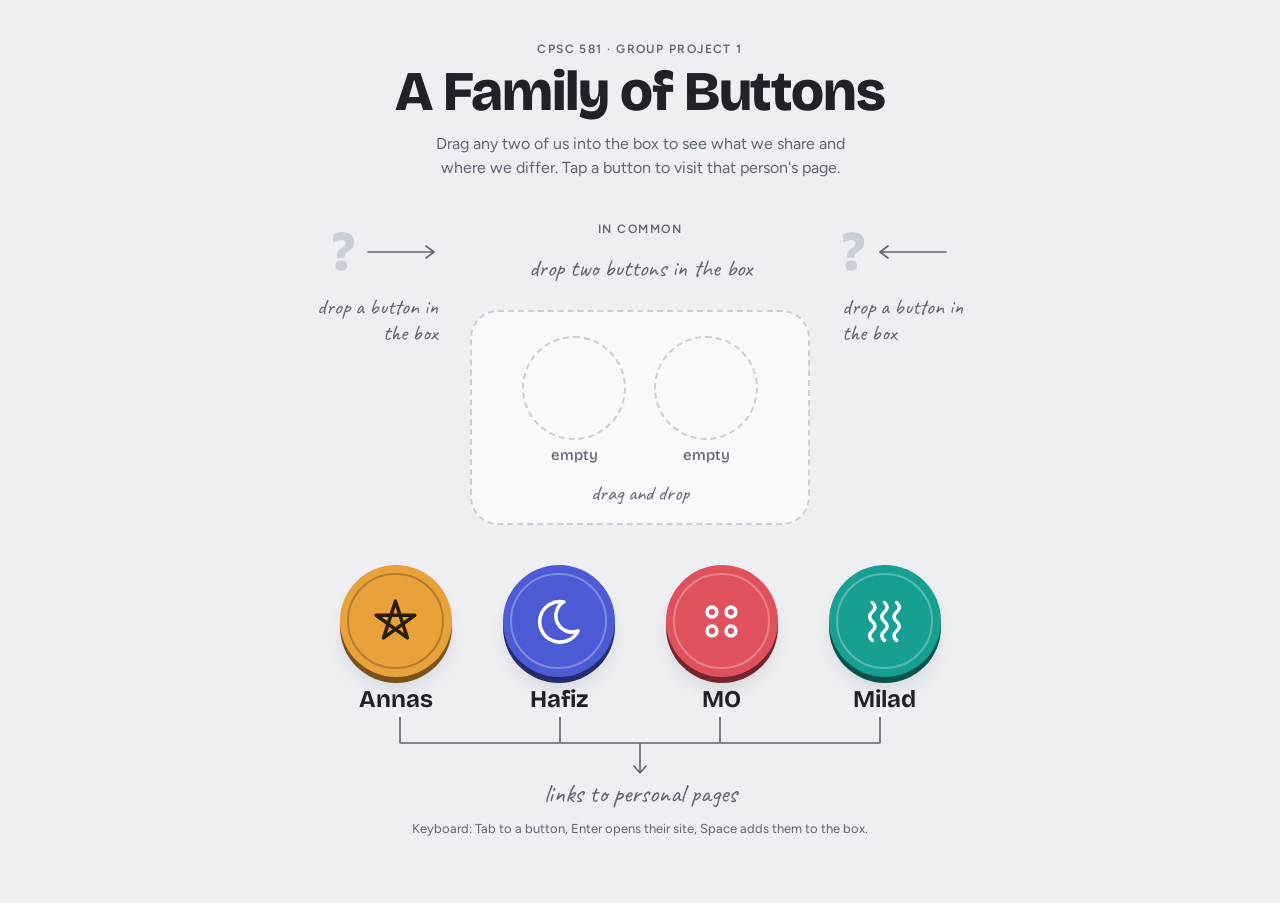
<file: index.html>
<!doctype html>
<html lang="en">
<head>
  <meta charset="utf-8">
  <meta name="viewport" content="width=device-width, initial-scale=1">
  <title>A Family of Buttons</title>
  <link rel="preconnect" href="https://fonts.googleapis.com">
  <link rel="preconnect" href="https://fonts.gstatic.com" crossorigin>
  <link rel="stylesheet" href="https://fonts.googleapis.com/css2?family=Bricolage+Grotesque:opsz,wght@12..96,500;12..96,700;12..96,800&family=Caveat:wght@500;700&family=Figtree:wght@400;500;600&display=swap">
  <link rel="stylesheet" href="style.css">
</head>
<body>
<div class="wrap">
  <header>
    <p class="eyebrow">CPSC 581 · Group Project 1</p>
    <h1>A Family of Buttons</h1>
    <p class="lede">Drag any two of us into the box to see what we share and where we differ. Tap a button to visit that person's page.</p>
  </header>

  <section class="compare" id="compare" aria-label="Compare two people">
    <div class="side a" id="sideA"></div>

    <div class="shared" id="shared"></div>

    <div class="tray" id="tray" aria-label="Comparison box">
      <div class="slots">
        <div class="slot" data-slot="0"></div>
        <div class="slot" data-slot="1"></div>
      </div>
      <div class="tray-actions">
        <p class="tray-note" id="trayNote">drag and drop</p>
        <button class="clear" id="clearBtn" type="button">Clear</button>
      </div>
    </div>

    <div class="side b" id="sideB"></div>
  </section>

  <section class="family" aria-label="Team members">
    <ul class="row" id="row"></ul>
    <svg class="bracket" viewBox="0 0 400 36" preserveAspectRatio="none" aria-hidden="true">
      <path d="M50 0 V26 H350 V0 M150 0 V26 M250 0 V26 M200 26 V36" fill="none" stroke="currentColor" stroke-width="1.6" vector-effect="non-scaling-stroke" stroke-linecap="round" stroke-linejoin="round"/>
    </svg>
    <svg class="bracket-arrow" viewBox="0 0 16 22" aria-hidden="true">
      <path d="M8 0 V20 M2 13 L8 20 L14 13" fill="none" stroke="currentColor" stroke-width="1.6" stroke-linecap="round" stroke-linejoin="round"/>
    </svg>
    <p class="sites">links to personal pages</p>
    <p class="kbd-hint">Keyboard: Tab to a button, Enter opens their site, Space adds them to the box.</p>
    <p class="placeholder-note" id="placeholderNote" hidden></p>
  </section>
</div>

<div class="toast" id="toast" role="status" hidden></div>
<div class="sr" id="live" aria-live="polite"></div>

<script src="script.js"></script>
</body>
</html>
</file>
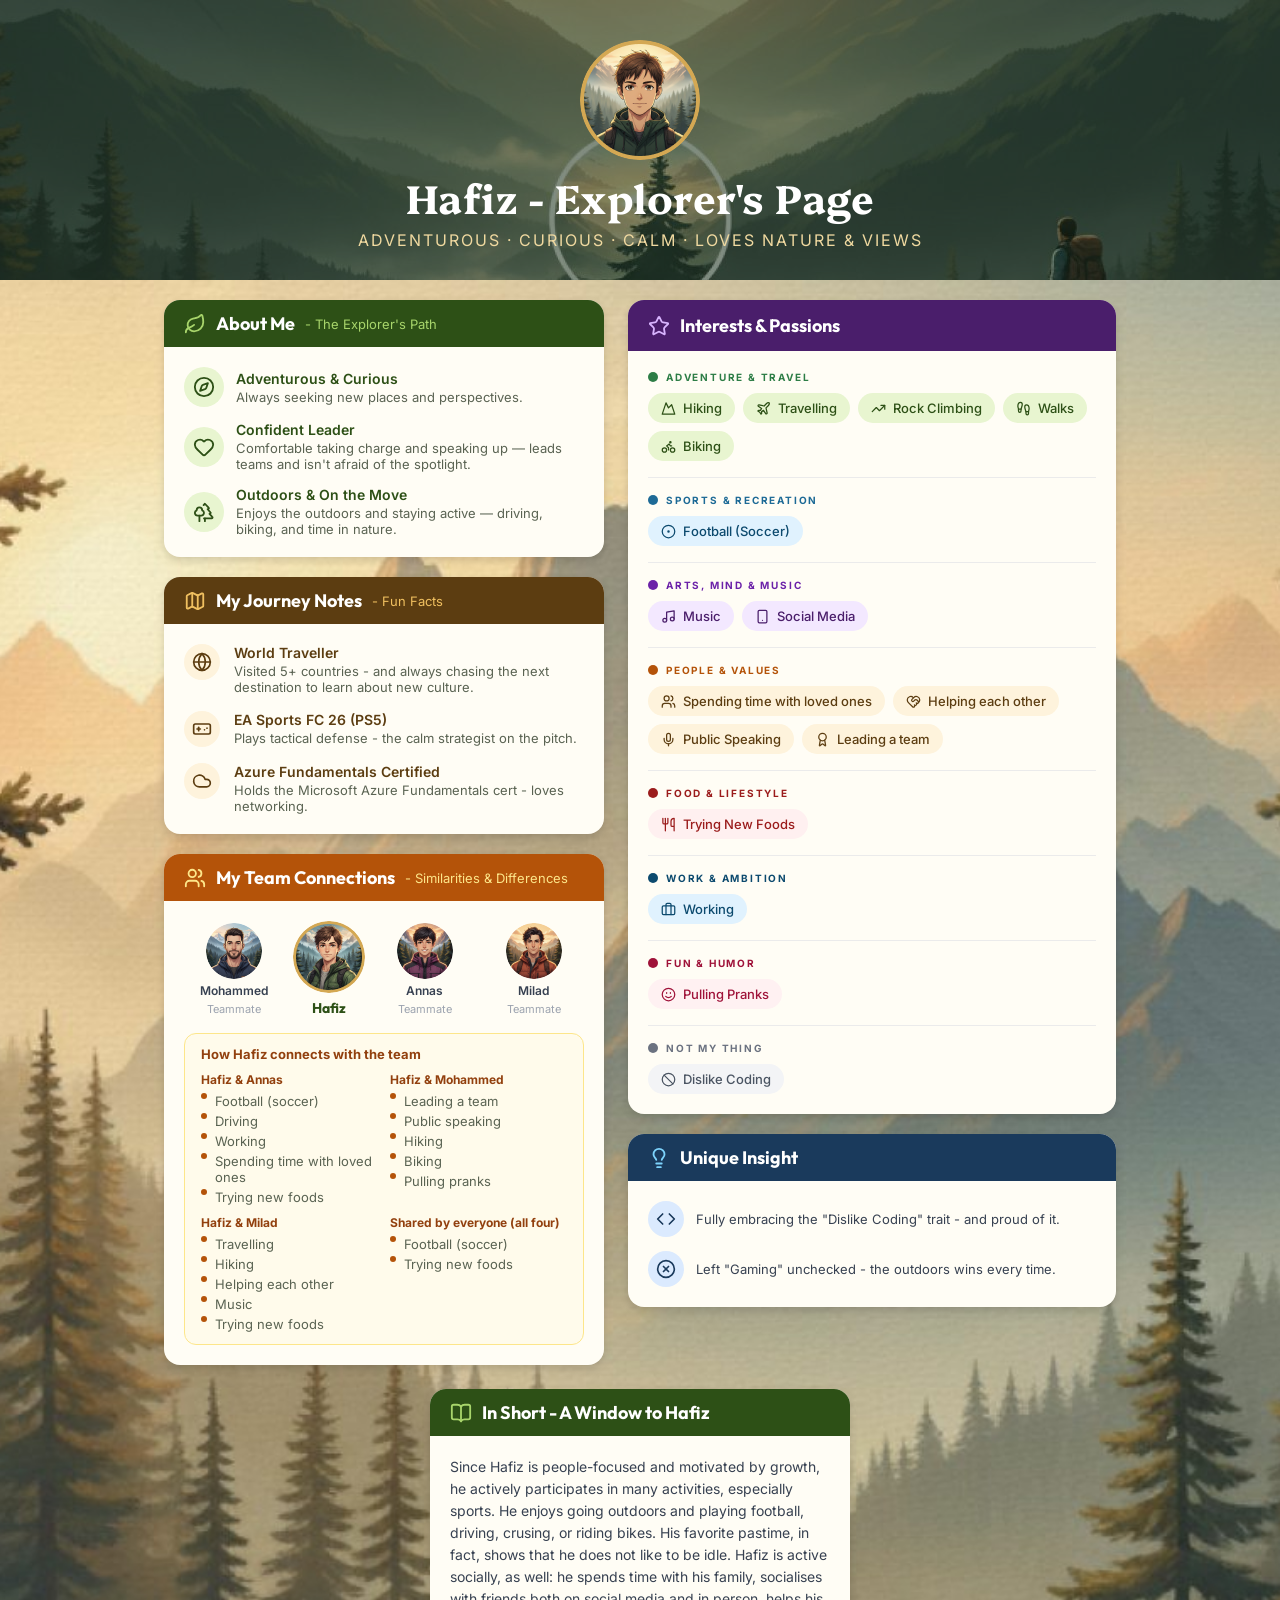
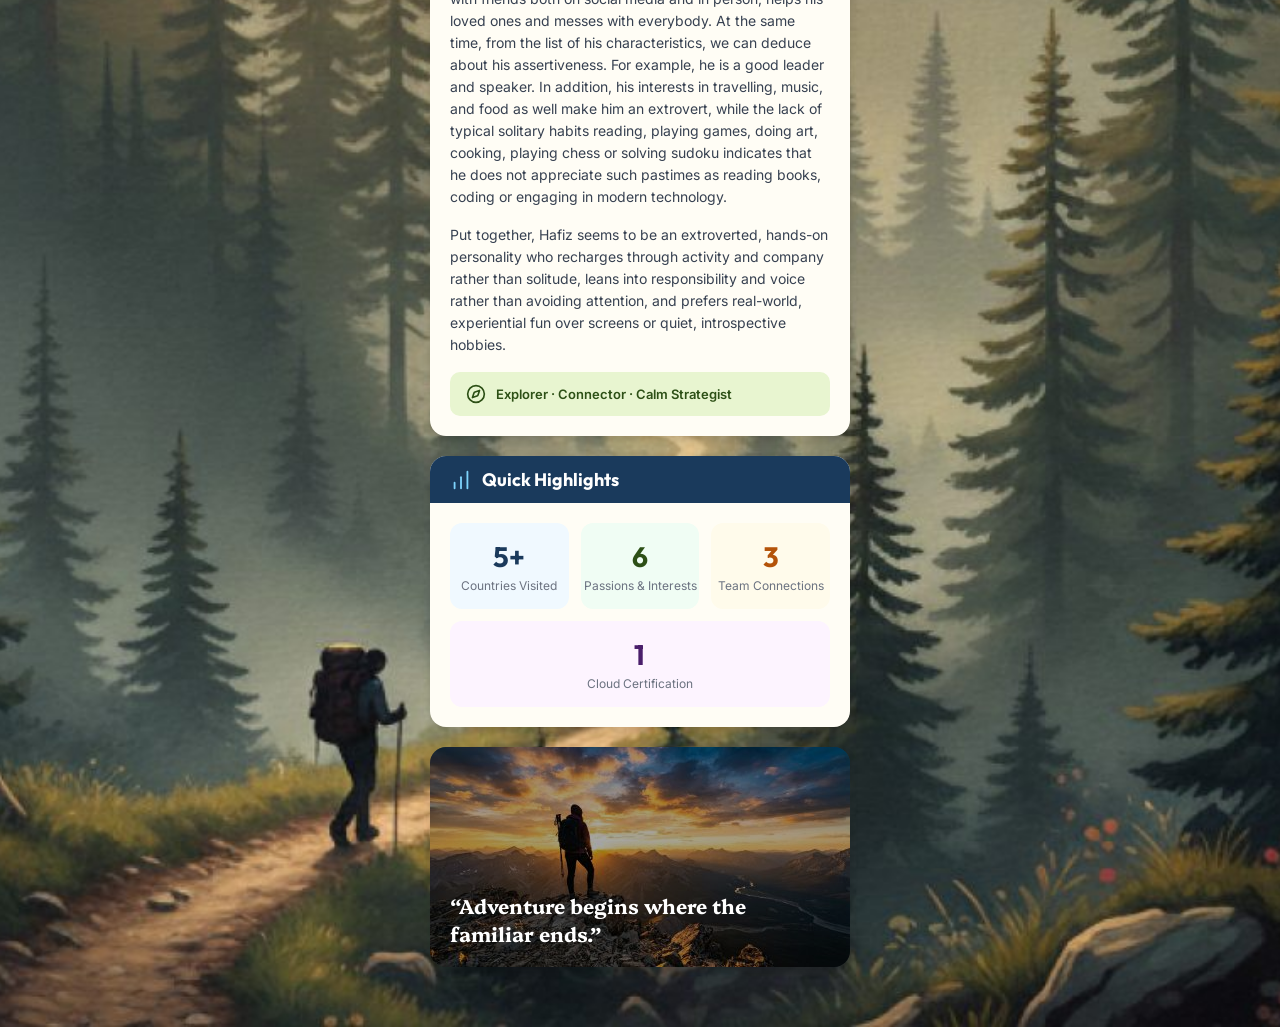
<file: hafiz/index.html>
<!DOCTYPE html>
<html lang="en">
<head>
<meta charset="utf-8">
<meta name="viewport" content="width=device-width, initial-scale=1">
<title>Hafiz – Explorer's Page</title>
<link rel="preconnect" href="https://fonts.googleapis.com">
<link rel="preconnect" href="https://fonts.gstatic.com" crossorigin>
<link rel="stylesheet" href="https://fonts.googleapis.com/css2?family=Inter:wght@400;500;600;700&family=Outfit:wght@700&family=Platypi:wght@700&display=swap">
<link rel="stylesheet" href="css/style.css">
</head>
<body>
<div class="page">

  <header class="hero">
    <img class="hero-avatar" src="images/profile.png" alt="Hafiz">
    <h1>Hafiz - Explorer's Page</h1>
    <p>Adventurous · Curious · Calm · Loves Nature &amp; Views</p>
  </header>

  <main class="content">
    <div class="columns">

      <!-- Left column -->
      <div class="col col-left">
        <section class="card about">
          <div class="card-head"><svg class="icon icon-leaf" viewBox="0 0 24 24" fill="none" stroke="currentColor" stroke-width="2" stroke-linecap="round" stroke-linejoin="round" aria-hidden="true"><path d="M11 20a10 10 0 0010-10 25.9 25.9 0 00-1.04-7.281 1 1 0 00-1.755-.325C15.833 5.5 13 5.5 9.8 6.1A7 7 0 0011 20" /> <path d="M2 21a5 5 0 012.911-4.544C7.613 15.212 8.351 15.24 11 13" /></svg><h2>About Me</h2><span>- The Explorer's Path</span></div>
          <div class="card-body">
            <div class="row"><div class="bubble"><svg class="icon icon-compass" viewBox="0 0 24 24" fill="none" stroke="currentColor" stroke-width="2" stroke-linecap="round" stroke-linejoin="round" aria-hidden="true"><circle cx="12" cy="12" r="10" /> <path d="m16.24 7.76-1.804 5.411a2 2 0 0 1-1.265 1.265L7.76 16.24l1.804-5.411a2 2 0 0 1 1.265-1.265z" /></svg></div><div><h3>Adventurous &amp; Curious</h3><p>Always seeking new places and perspectives.</p></div></div>
            <div class="row"><div class="bubble"><svg class="icon icon-heart" viewBox="0 0 24 24" fill="none" stroke="currentColor" stroke-width="2" stroke-linecap="round" stroke-linejoin="round" aria-hidden="true"><path d="M2 9.5a5.5 5.5 0 0 1 9.591-3.676.56.56 0 0 0 .818 0A5.49 5.49 0 0 1 22 9.5c0 2.29-1.5 4-3 5.5l-5.492 5.313a2 2 0 0 1-3 .019L5 15c-1.5-1.5-3-3.2-3-5.5" /></svg></div><div><h3>Confident Leader</h3><p>Comfortable taking charge and speaking up — leads teams and isn't afraid of the spotlight.</p></div></div>
            <div class="row"><div class="bubble"><svg class="icon icon-trees" viewBox="0 0 24 24" fill="none" stroke="currentColor" stroke-width="2" stroke-linecap="round" stroke-linejoin="round" aria-hidden="true"><path d="M10 10v.2A3 3 0 0 1 8.9 16H5a3 3 0 0 1-1-5.8V10a3 3 0 0 1 6 0Z" /> <path d="M7 16v6" /> <path d="M13 19v3" /> <path d="M12 19h8.3a1 1 0 0 0 .7-1.7L18 14h.3a1 1 0 0 0 .7-1.7L16 9h.2a1 1 0 0 0 .8-1.7L13 3l-1.4 1.5" /></svg></div><div><h3>Outdoors &amp; On the Move</h3><p>Enjoys the outdoors and staying active — driving, biking, and time in nature.</p></div></div>
          </div>
        </section>

        <section class="card journey">
          <div class="card-head"><svg class="icon icon-map" viewBox="0 0 24 24" fill="none" stroke="currentColor" stroke-width="2" stroke-linecap="round" stroke-linejoin="round" aria-hidden="true"><path d="M14.106 5.553a2 2 0 0 0 1.788 0l3.659-1.83A1 1 0 0 1 21 4.619v12.764a1 1 0 0 1-.553.894l-4.553 2.277a2 2 0 0 1-1.788 0l-4.212-2.106a2 2 0 0 0-1.788 0l-3.659 1.83A1 1 0 0 1 3 19.381V6.618a1 1 0 0 1 .553-.894l4.553-2.277a2 2 0 0 1 1.788 0z" /> <path d="M15 5.764v15" /> <path d="M9 3.236v15" /></svg><h2>My Journey Notes</h2><span>- Fun Facts</span></div>
          <div class="card-body">
            <div class="row"><div class="bubble"><svg class="icon icon-globe" style="--s:20px" viewBox="0 0 24 24" fill="none" stroke="currentColor" stroke-width="2" stroke-linecap="round" stroke-linejoin="round" aria-hidden="true"><circle cx="12" cy="12" r="10" /> <path d="M12 2a14.5 14.5 0 0 0 0 20 14.5 14.5 0 0 0 0-20" /> <path d="M2 12h20" /></svg></div><div><h3>World Traveller</h3><p>Visited 5+ countries - and always chasing the next destination to learn about new culture.</p></div></div>
            <div class="row"><div class="bubble"><svg class="icon icon-gamepad" style="--s:20px" viewBox="0 0 24 24" fill="none" stroke="currentColor" stroke-width="2" stroke-linecap="round" stroke-linejoin="round" aria-hidden="true"><line x1="6" x2="10" y1="12" y2="12" /> <line x1="8" x2="8" y1="10" y2="14" /> <line x1="15" x2="15.01" y1="13" y2="13" /> <line x1="18" x2="18.01" y1="11" y2="11" /> <rect width="20" height="12" x="2" y="6" rx="2" /></svg></div><div><h3>EA Sports FC 26 (PS5)</h3><p>Plays tactical defense - the calm strategist on the pitch.</p></div></div>
            <div class="row"><div class="bubble"><svg class="icon icon-cloud" style="--s:20px" viewBox="0 0 24 24" fill="none" stroke="currentColor" stroke-width="2" stroke-linecap="round" stroke-linejoin="round" aria-hidden="true"><path d="M17.5 19H9a7 7 0 1 1 6.71-9h1.79a4.5 4.5 0 1 1 0 9Z" /></svg></div><div><h3>Azure Fundamentals Certified</h3><p>Holds the Microsoft Azure Fundamentals cert - loves networking.</p></div></div>
          </div>
        </section>

        <section class="card team">
          <div class="card-head"><svg class="icon icon-users" viewBox="0 0 24 24" fill="none" stroke="currentColor" stroke-width="2" stroke-linecap="round" stroke-linejoin="round" aria-hidden="true"><path d="M16 21v-2a4 4 0 0 0-4-4H6a4 4 0 0 0-4 4v2" /> <path d="M16 3.128a4 4 0 0 1 0 7.744" /> <path d="M22 21v-2a4 4 0 0 0-3-3.87" /> <circle cx="9" cy="7" r="4" /></svg><h2>My Team Connections</h2><span>- Similarities &amp; Differences</span></div>
          <div class="card-body">
            <div class="members">
              <div class="member"><img src="images/mohammed.png" alt="Mohammed"><b>Mohammed</b><small>Teammate</small></div>
              <div class="member me"><img src="images/hafiz.png" alt="Hafiz"><b>Hafiz</b></div>
              <div class="member"><img src="images/annas.png" alt="Annas"><b>Annas</b><small>Teammate</small></div>
              <div class="member"><img src="images/milad.png" alt="Milad"><b>Milad</b><small>Teammate</small></div>
            </div>
            <div class="connections">
              <h3>How Hafiz connects with the team</h3>
              <div class="conn-grid">
                <div><h4>Hafiz &amp; Annas</h4><ul><li>Football (soccer)</li><li>Driving</li><li>Working</li><li>Spending time with loved ones</li><li>Trying new foods</li></ul></div>
                <div><h4>Hafiz &amp; Mohammed</h4><ul><li>Leading a team</li><li>Public speaking</li><li>Hiking</li><li>Biking</li><li>Pulling pranks</li></ul></div>
                <div><h4>Hafiz &amp; Milad</h4><ul><li>Travelling</li><li>Hiking</li><li>Helping each other</li><li>Music</li><li>Trying new foods</li></ul></div>
                <div><h4>Shared by everyone (all four)</h4><ul><li>Football (soccer)</li><li>Trying new foods</li></ul></div>
              </div>
            </div>
          </div>
        </section>
      </div>

      <!-- Center column -->
      <div class="col col-center">
        <section class="card interests">
          <div class="card-head"><svg class="icon icon-star" viewBox="0 0 24 24" fill="none" stroke="currentColor" stroke-width="2" stroke-linecap="round" stroke-linejoin="round" aria-hidden="true"><path d="M11.525 2.295a.53.53 0 0 1 .95 0l2.31 4.679a2.123 2.123 0 0 0 1.595 1.16l5.166.756a.53.53 0 0 1 .294.904l-3.736 3.638a2.123 2.123 0 0 0-.611 1.878l.882 5.14a.53.53 0 0 1-.771.56l-4.618-2.428a2.122 2.122 0 0 0-1.973 0L6.396 21.01a.53.53 0 0 1-.77-.56l.881-5.139a2.122 2.122 0 0 0-.611-1.879L2.16 9.795a.53.53 0 0 1 .294-.906l5.165-.755a2.122 2.122 0 0 0 1.597-1.16z" /></svg><h2>Interests &amp; Passions</h2></div>
          <div class="card-body">
            <div class="group g-adventure"><div class="group-label">Adventure &amp; Travel</div>
              <div class="chips"><span class="chip"><svg class="icon icon-mountain" viewBox="0 0 24 24" fill="none" stroke="currentColor" stroke-width="2" stroke-linecap="round" stroke-linejoin="round" aria-hidden="true"><path d="m8 3 4 8 5-5 5 15H2L8 3z" /></svg>Hiking</span><span class="chip"><svg class="icon icon-plane" viewBox="0 0 24 24" fill="none" stroke="currentColor" stroke-width="2" stroke-linecap="round" stroke-linejoin="round" aria-hidden="true"><path d="M17.8 19.2 16 11l3.5-3.5C21 6 21.5 4 21 3c-1-.5-3 0-4.5 1.5L13 8 4.8 6.2c-.5-.1-.9.1-1.1.5l-.3.5c-.2.5-.1 1 .3 1.3L9 12l-2 3H4l-1 1 3 2 2 3 1-1v-3l3-2 3.5 5.3c.3.4.8.5 1.3.3l.5-.2c.4-.3.6-.7.5-1.2z" /></svg>Travelling</span><span class="chip"><svg class="icon icon-trending-up" viewBox="0 0 24 24" fill="none" stroke="currentColor" stroke-width="2" stroke-linecap="round" stroke-linejoin="round" aria-hidden="true"><path d="M16 7h6v6" /> <path d="m22 7-8.5 8.5-5-5L2 17" /></svg>Rock Climbing</span><span class="chip"><svg class="icon icon-footprints" viewBox="0 0 24 24" fill="none" stroke="currentColor" stroke-width="2" stroke-linecap="round" stroke-linejoin="round" aria-hidden="true"><path d="M4 16v-2.38C4 11.5 2.97 10.5 3 8c.03-2.72 1.49-6 4.5-6C9.37 2 10 3.8 10 5.5c0 3.11-2 5.66-2 8.68V16a2 2 0 1 1-4 0Z" /> <path d="M20 20v-2.38c0-2.12 1.03-3.12 1-5.62-.03-2.72-1.49-6-4.5-6C14.63 6 14 7.8 14 9.5c0 3.11 2 5.66 2 8.68V20a2 2 0 1 0 4 0Z" /> <path d="M16 17h4" /> <path d="M4 13h4" /></svg>Walks</span><span class="chip"><svg class="icon icon-bike" viewBox="0 0 24 24" fill="none" stroke="currentColor" stroke-width="2" stroke-linecap="round" stroke-linejoin="round" aria-hidden="true"><circle cx="18.5" cy="17.5" r="3.5" /> <circle cx="5.5" cy="17.5" r="3.5" /> <circle cx="15" cy="5" r="1" /> <path d="M12 17.5V14l-3-3 4-3 2 3h2" /></svg>Biking</span></div></div>
            <div class="group g-sports"><div class="group-label">Sports &amp; Recreation</div>
              <div class="chips"><span class="chip"><svg class="icon icon-circle-dot" viewBox="0 0 24 24" fill="none" stroke="currentColor" stroke-width="2" stroke-linecap="round" stroke-linejoin="round" aria-hidden="true"><circle cx="12" cy="12" r="1" /> <circle cx="12" cy="12" r="10" /></svg>Football (Soccer)</span></div></div>
            <div class="group g-arts"><div class="group-label">Arts, Mind &amp; Music</div>
              <div class="chips"><span class="chip"><svg class="icon icon-music" viewBox="0 0 24 24" fill="none" stroke="currentColor" stroke-width="2" stroke-linecap="round" stroke-linejoin="round" aria-hidden="true"><path d="M9 18V5l12-2v13" /> <circle cx="6" cy="18" r="3" /> <circle cx="18" cy="16" r="3" /></svg>Music</span><span class="chip"><svg class="icon icon-smartphone" viewBox="0 0 24 24" fill="none" stroke="currentColor" stroke-width="2" stroke-linecap="round" stroke-linejoin="round" aria-hidden="true"><rect width="14" height="20" x="5" y="2" rx="2" ry="2" /> <path d="M12 18h.01" /></svg>Social Media</span></div></div>
            <div class="group g-people"><div class="group-label">People &amp; Values</div>
              <div class="chips"><span class="chip"><svg class="icon icon-users" viewBox="0 0 24 24" fill="none" stroke="currentColor" stroke-width="2" stroke-linecap="round" stroke-linejoin="round" aria-hidden="true"><path d="M16 21v-2a4 4 0 0 0-4-4H6a4 4 0 0 0-4 4v2" /> <path d="M16 3.128a4 4 0 0 1 0 7.744" /> <path d="M22 21v-2a4 4 0 0 0-3-3.87" /> <circle cx="9" cy="7" r="4" /></svg>Spending time with loved ones</span><span class="chip"><svg class="icon icon-heart-handshake" viewBox="0 0 24 24" fill="none" stroke="currentColor" stroke-width="2" stroke-linecap="round" stroke-linejoin="round" aria-hidden="true"><path d="M19.414 14.414C21 12.828 22 11.5 22 9.5a5.5 5.5 0 0 0-9.591-3.676.6.6 0 0 1-.818.001A5.5 5.5 0 0 0 2 9.5c0 2.3 1.5 4 3 5.5l5.535 5.362a2 2 0 0 0 2.879.052 2.12 2.12 0 0 0-.004-3 2.124 2.124 0 1 0 3-3 2.124 2.124 0 0 0 3.004 0 2 2 0 0 0 0-2.828l-1.881-1.882a2.41 2.41 0 0 0-3.409 0l-1.71 1.71a2 2 0 0 1-2.828 0 2 2 0 0 1 0-2.828l2.823-2.762" /></svg>Helping each other</span><span class="chip"><svg class="icon icon-mic" viewBox="0 0 24 24" fill="none" stroke="currentColor" stroke-width="2" stroke-linecap="round" stroke-linejoin="round" aria-hidden="true"><path d="M12 19v3" /> <path d="M19 10v2a7 7 0 0 1-14 0v-2" /> <rect x="9" y="2" width="6" height="13" rx="3" /></svg>Public Speaking</span><span class="chip"><svg class="icon icon-award" viewBox="0 0 24 24" fill="none" stroke="currentColor" stroke-width="2" stroke-linecap="round" stroke-linejoin="round" aria-hidden="true"><path d="m15.477 12.89 1.515 8.526a.5.5 0 0 1-.81.47l-3.58-2.687a1 1 0 0 0-1.197 0l-3.586 2.686a.5.5 0 0 1-.81-.469l1.514-8.526" /> <circle cx="12" cy="8" r="6" /></svg>Leading a team</span></div></div>
            <div class="group g-food"><div class="group-label">Food &amp; Lifestyle</div>
              <div class="chips"><span class="chip"><svg class="icon icon-utensils" viewBox="0 0 24 24" fill="none" stroke="currentColor" stroke-width="2" stroke-linecap="round" stroke-linejoin="round" aria-hidden="true"><path d="M3 2v7c0 1.1.9 2 2 2h4a2 2 0 0 0 2-2V2" /> <path d="M7 2v20" /> <path d="M21 15V2a5 5 0 0 0-5 5v6c0 1.1.9 2 2 2h3Zm0 0v7" /></svg>Trying New Foods</span></div></div>
            <div class="group g-work"><div class="group-label">Work &amp; Ambition</div>
              <div class="chips"><span class="chip"><svg class="icon icon-briefcase" viewBox="0 0 24 24" fill="none" stroke="currentColor" stroke-width="2" stroke-linecap="round" stroke-linejoin="round" aria-hidden="true"><path d="M16 20V4a2 2 0 0 0-2-2h-4a2 2 0 0 0-2 2v16" /> <rect width="20" height="14" x="2" y="6" rx="2" /></svg>Working</span></div></div>
            <div class="group g-fun"><div class="group-label">Fun &amp; Humor</div>
              <div class="chips"><span class="chip"><svg class="icon icon-smile" viewBox="0 0 24 24" fill="none" stroke="currentColor" stroke-width="2" stroke-linecap="round" stroke-linejoin="round" aria-hidden="true"><path d="M15 10V9" /> <path d="M16.472 15a6 6 0 01-8.943 0" /> <path d="M9 10V9" /> <circle cx="12" cy="12" r="10" /></svg>Pulling Pranks</span></div></div>
            <div class="group g-not"><div class="group-label">Not My Thing</div>
              <div class="chips"><span class="chip"><svg class="icon icon-ban" viewBox="0 0 24 24" fill="none" stroke="currentColor" stroke-width="2" stroke-linecap="round" stroke-linejoin="round" aria-hidden="true"><circle cx="12" cy="12" r="10" /> <path d="M4.929 4.929 19.07 19.071" /></svg>Dislike Coding</span></div></div>
          </div>
        </section>

        <section class="card insight">
          <div class="card-head"><svg class="icon icon-lightbulb" viewBox="0 0 24 24" fill="none" stroke="currentColor" stroke-width="2" stroke-linecap="round" stroke-linejoin="round" aria-hidden="true"><path d="M15 14c.2-1 .7-1.7 1.5-2.5 1-.9 1.5-2.2 1.5-3.5A6 6 0 0 0 6 8c0 1 .2 2.2 1.5 3.5.7.7 1.3 1.5 1.5 2.5" /> <path d="M9 18h6" /> <path d="M10 22h4" /></svg><h2>Unique Insight</h2></div>
          <div class="card-body">
            <div class="row"><div class="bubble"><svg class="icon icon-code" style="--s:20px" viewBox="0 0 24 24" fill="none" stroke="currentColor" stroke-width="2" stroke-linecap="round" stroke-linejoin="round" aria-hidden="true"><path d="m16 18 6-6-6-6" /> <path d="m8 6-6 6 6 6" /></svg></div><p>Fully embracing the "Dislike Coding" trait - and proud of it.</p></div>
            <div class="row"><div class="bubble"><svg class="icon icon-x-circle" style="--s:20px" viewBox="0 0 24 24" fill="none" stroke="currentColor" stroke-width="2" stroke-linecap="round" stroke-linejoin="round" aria-hidden="true"><circle cx="12" cy="12" r="10" /> <path d="m15 9-6 6" /> <path d="m9 9 6 6" /></svg></div><p>Left "Gaming" unchecked - the outdoors wins every time.</p></div>
          </div>
        </section>
      </div>

      <!-- Right column -->
      <div class="col col-right">
        <section class="card summary">
          <div class="card-head"><svg class="icon icon-book-open" viewBox="0 0 24 24" fill="none" stroke="currentColor" stroke-width="2" stroke-linecap="round" stroke-linejoin="round" aria-hidden="true"><path d="M12 5v16" /> <path d="M20.001 19A2 2 0 0022 17V5a2 2 0 00-1.999-2L16 3.002A5 5 0 0012 5a5 5 0 00-4-2H4a2 2 0 00-2 2v12a2 2 0 001.999 2H8a5 5 0 014 2 5 5 0 014-2z" /></svg><h2>In Short - A Window to Hafiz</h2></div>
          <div class="card-body">
            <p>Since Hafiz is people-focused and motivated by growth, he actively participates in many activities, especially sports. He enjoys going outdoors and playing football, driving, crusing, or riding bikes. His favorite pastime, in fact, shows that he does not like to be idle. Hafiz is active socially, as well: he spends time with his family, socialises with friends both on social media and in person, helps his loved ones and messes with everybody. At the same time, from the list of his characteristics, we can deduce about his assertiveness. For example, he is a good leader and speaker. In addition, his interests in travelling, music, and food as well make him an extrovert, while the lack of typical solitary habits reading, playing games, doing art, cooking, playing chess or solving sudoku indicates that he does not appreciate such pastimes as reading books, coding or engaging in modern technology.</p>
            <p>Put together, Hafiz seems to be an extroverted, hands-on personality who recharges through activity and company rather than solitude, leans into responsibility and voice rather than avoiding attention, and prefers real-world, experiential fun over screens or quiet, introspective hobbies.</p>
            <div class="tagline"><svg class="icon icon-compass" style="--s:20px" viewBox="0 0 24 24" fill="none" stroke="currentColor" stroke-width="2" stroke-linecap="round" stroke-linejoin="round" aria-hidden="true"><circle cx="12" cy="12" r="10" /> <path d="m16.24 7.76-1.804 5.411a2 2 0 0 1-1.265 1.265L7.76 16.24l1.804-5.411a2 2 0 0 1 1.265-1.265z" /></svg>Explorer · Connector · Calm Strategist</div>
          </div>
        </section>

        <section class="card stats">
          <div class="card-head"><svg class="icon icon-chart-no-axes-column-increasing" viewBox="0 0 24 24" fill="none" stroke="currentColor" stroke-width="2" stroke-linecap="round" stroke-linejoin="round" aria-hidden="true"><path d="M5 21v-6" /> <path d="M12 21V9" /> <path d="M19 21V3" /></svg><h2>Quick Highlights</h2></div>
          <div class="card-body">
            <div class="stat-grid">
              <div class="stat" style="--bg:#f0f9ff;--fg:#1a3a5c"><b>5+</b><span>Countries Visited</span></div>
              <div class="stat" style="--bg:#f0fdf4;--fg:#2d5016"><b>6</b><span>Passions &amp; Interests</span></div>
              <div class="stat" style="--bg:#fffbeb;--fg:#b45309"><b>3</b><span>Team Connections</span></div>
              <div class="stat wide" style="--bg:#fdf4ff;--fg:#4a1e6b"><b>1</b><span>Cloud Certification</span></div>
            </div>
          </div>
        </section>

        <section class="card photo">
          <blockquote>“Adventure begins where the familiar ends.”</blockquote>
        </section>
      </div>

    </div>
  </main>
</div>
</body>
</html>
</file>
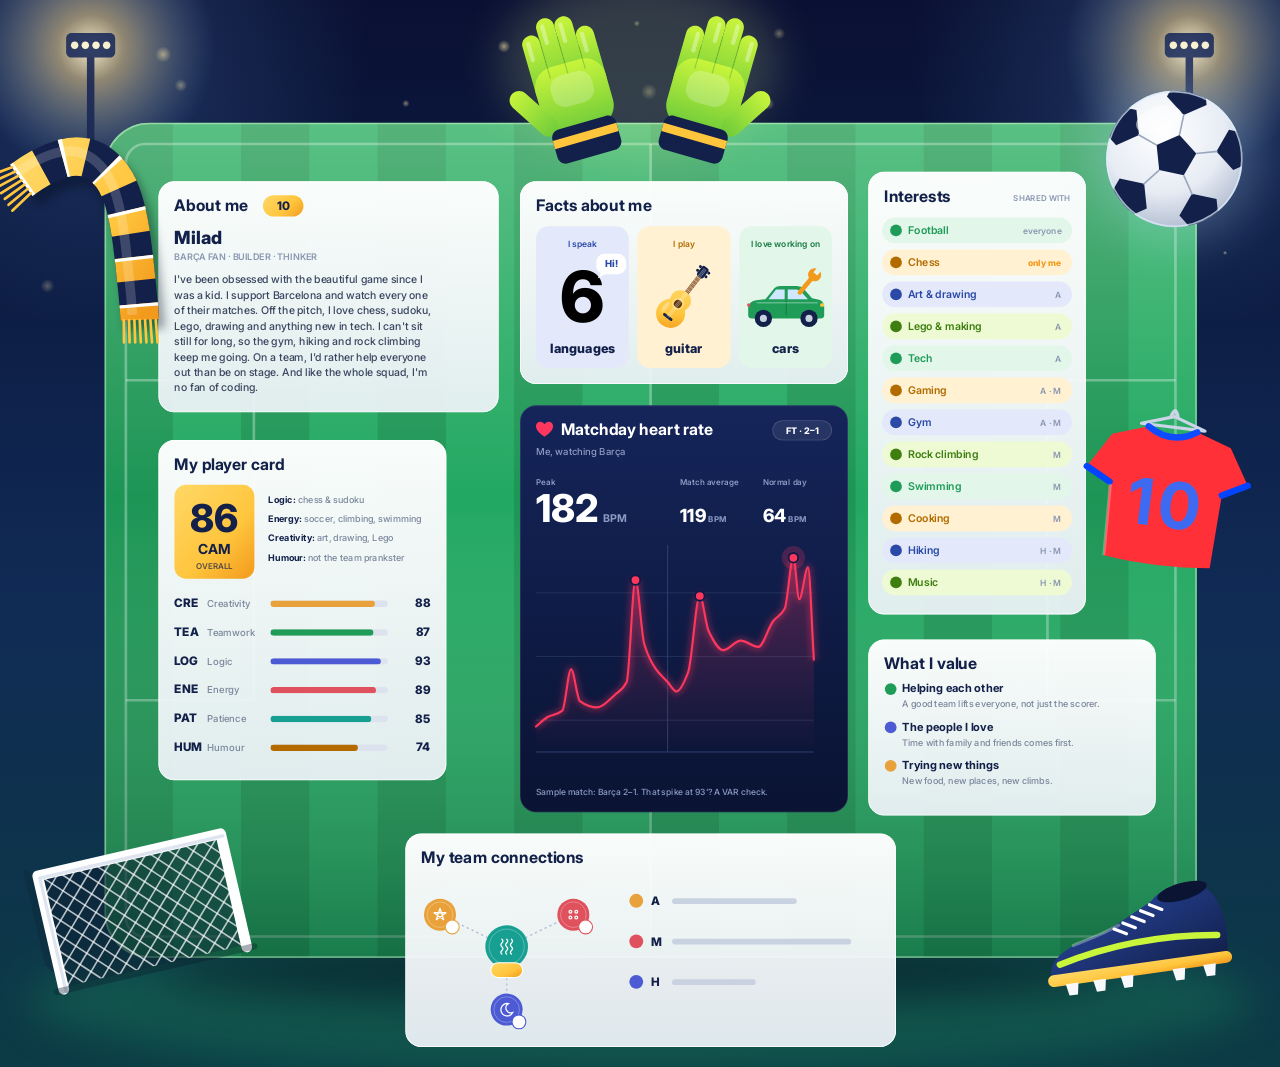
<file: milad/index.html>
<!doctype html>
<html lang="en">
<head>
  <meta charset="utf-8">
  <meta name="viewport" content="width=device-width, initial-scale=1">
  <title>Milad's Page</title>
  <link rel="preconnect" href="https://fonts.googleapis.com">
  <link rel="preconnect" href="https://fonts.gstatic.com" crossorigin>
  <link rel="stylesheet" href="https://fonts.googleapis.com/css2?family=Inter:wght@500;600;700;800&display=swap">
  <link rel="stylesheet" href="style.css">
</head>
<body>
<h1 class="sr-only">Milad's page</h1>

<main class="stage-wrap">
<div class="stage">

  <!-- Background: night stadium + the pitch board -->
  <svg class="scene" viewBox="0 0 2400 2000" fill="none" aria-hidden="true" focusable="false">
    <defs>
      <filter id="filter0_f_149_1771" x="-30" y="1656" width="2460" height="440" filterUnits="userSpaceOnUse" color-interpolation-filters="sRGB">
      <feFlood flood-opacity="0" result="BackgroundImageFix"/>
      <feBlend mode="normal" in="SourceGraphic" in2="BackgroundImageFix" result="shape"/>
      <feGaussianBlur stdDeviation="40" result="effect1_foregroundBlur_149_1771"/>
      </filter>
      <filter id="filter1_f_149_1771" x="220" y="1688" width="1960" height="268" filterUnits="userSpaceOnUse" color-interpolation-filters="sRGB">
      <feFlood flood-opacity="0" result="BackgroundImageFix"/>
      <feBlend mode="normal" in="SourceGraphic" in2="BackgroundImageFix" result="shape"/>
      <feGaussianBlur stdDeviation="40" result="effect1_foregroundBlur_149_1771"/>
      </filter>
      <filter id="filter3_f_149_1771" x="11.6953" y="257.443" width="314.266" height="378.282" filterUnits="userSpaceOnUse" color-interpolation-filters="sRGB">
      <feFlood flood-opacity="0" result="BackgroundImageFix"/>
      <feBlend mode="normal" in="SourceGraphic" in2="BackgroundImageFix" result="shape"/>
      <feGaussianBlur stdDeviation="8" result="effect1_foregroundBlur_149_1771"/>
      </filter>
      <filter id="filter4_f_149_1771" x="1962" y="58" width="480" height="480" filterUnits="userSpaceOnUse" color-interpolation-filters="sRGB">
      <feFlood flood-opacity="0" result="BackgroundImageFix"/>
      <feBlend mode="normal" in="SourceGraphic" in2="BackgroundImageFix" result="shape"/>
      <feGaussianBlur stdDeviation="40" result="effect1_foregroundBlur_149_1771"/>
      </filter>
      <filter id="filter5_f_149_1771" x="860" y="-130" width="680" height="500" filterUnits="userSpaceOnUse" color-interpolation-filters="sRGB">
      <feFlood flood-opacity="0" result="BackgroundImageFix"/>
      <feBlend mode="normal" in="SourceGraphic" in2="BackgroundImageFix" result="shape"/>
      <feGaussianBlur stdDeviation="40" result="effect1_foregroundBlur_149_1771"/>
      </filter>
      <linearGradient id="paint0_linear_149_1771" x1="0" y1="0" x2="0" y2="2000" gradientUnits="userSpaceOnUse">
      <stop stop-color="#0A1033"/>
      <stop offset="0.55" stop-color="#102A55"/>
      <stop offset="1" stop-color="#0C3B45"/>
      </linearGradient>
      <radialGradient id="paint1_radial_149_1771" cx="0" cy="0" r="1" gradientUnits="userSpaceOnUse" gradientTransform="translate(170 90) scale(520)">
      <stop stop-color="#FFF6D6" stop-opacity="0.95"/>
      <stop offset="0.12" stop-color="#FFE7A3" stop-opacity="0.55"/>
      <stop offset="0.45" stop-color="#6FB6FF" stop-opacity="0.12"/>
      <stop offset="1" stop-color="#6FB6FF" stop-opacity="0"/>
      </radialGradient>
      <radialGradient id="paint2_radial_149_1771" cx="0" cy="0" r="1" gradientUnits="userSpaceOnUse" gradientTransform="translate(2230 90) scale(520)">
      <stop stop-color="#FFF6D6" stop-opacity="0.95"/>
      <stop offset="0.12" stop-color="#FFE7A3" stop-opacity="0.55"/>
      <stop offset="0.45" stop-color="#6FB6FF" stop-opacity="0.12"/>
      <stop offset="1" stop-color="#6FB6FF" stop-opacity="0"/>
      </radialGradient>
      <radialGradient id="paint3_radial_149_1771" cx="0" cy="0" r="1" gradientUnits="userSpaceOnUse" gradientTransform="translate(1366 194) scale(10)">
      <stop stop-color="#FFE9A8" stop-opacity="0.9"/>
      <stop offset="1" stop-color="#FFE9A8" stop-opacity="0"/>
      </radialGradient>
      <radialGradient id="paint4_radial_149_1771" cx="0" cy="0" r="1" gradientUnits="userSpaceOnUse" gradientTransform="translate(336 588) scale(5)">
      <stop stop-color="#FFE9A8" stop-opacity="0.9"/>
      <stop offset="1" stop-color="#FFE9A8" stop-opacity="0"/>
      </radialGradient>
      <radialGradient id="paint5_radial_149_1771" cx="0" cy="0" r="1" gradientUnits="userSpaceOnUse" gradientTransform="translate(277 559) scale(7)">
      <stop stop-color="#FFE9A8" stop-opacity="0.9"/>
      <stop offset="1" stop-color="#FFE9A8" stop-opacity="0"/>
      </radialGradient>
      <radialGradient id="paint6_radial_149_1771" cx="0" cy="0" r="1" gradientUnits="userSpaceOnUse" gradientTransform="translate(1816 468) scale(5)">
      <stop stop-color="#FFE9A8" stop-opacity="0.9"/>
      <stop offset="1" stop-color="#FFE9A8" stop-opacity="0"/>
      </radialGradient>
      <radialGradient id="paint7_radial_149_1771" cx="0" cy="0" r="1" gradientUnits="userSpaceOnUse" gradientTransform="translate(2297 474) scale(4)">
      <stop stop-color="#FFE9A8" stop-opacity="0.9"/>
      <stop offset="1" stop-color="#FFE9A8" stop-opacity="0"/>
      </radialGradient>
      <radialGradient id="paint8_radial_149_1771" cx="0" cy="0" r="1" gradientUnits="userSpaceOnUse" gradientTransform="translate(547 268) scale(14)">
      <stop stop-color="#FFE9A8" stop-opacity="0.9"/>
      <stop offset="1" stop-color="#FFE9A8" stop-opacity="0"/>
      </radialGradient>
      <radialGradient id="paint9_radial_149_1771" cx="0" cy="0" r="1" gradientUnits="userSpaceOnUse" gradientTransform="translate(293 630) scale(13)">
      <stop stop-color="#FFE9A8" stop-opacity="0.9"/>
      <stop offset="1" stop-color="#FFE9A8" stop-opacity="0"/>
      </radialGradient>
      <radialGradient id="paint10_radial_149_1771" cx="0" cy="0" r="1" gradientUnits="userSpaceOnUse" gradientTransform="translate(945 87) scale(12)">
      <stop stop-color="#FFE9A8" stop-opacity="0.9"/>
      <stop offset="1" stop-color="#FFE9A8" stop-opacity="0"/>
      </radialGradient>
      <radialGradient id="paint11_radial_149_1771" cx="0" cy="0" r="1" gradientUnits="userSpaceOnUse" gradientTransform="translate(1226 469) scale(6)">
      <stop stop-color="#FFE9A8" stop-opacity="0.9"/>
      <stop offset="1" stop-color="#FFE9A8" stop-opacity="0"/>
      </radialGradient>
      <radialGradient id="paint12_radial_149_1771" cx="0" cy="0" r="1" gradientUnits="userSpaceOnUse" gradientTransform="translate(1303 613) scale(14)">
      <stop stop-color="#FFE9A8" stop-opacity="0.9"/>
      <stop offset="1" stop-color="#FFE9A8" stop-opacity="0"/>
      </radialGradient>
      <radialGradient id="paint13_radial_149_1771" cx="0" cy="0" r="1" gradientUnits="userSpaceOnUse" gradientTransform="translate(809 421) scale(5)">
      <stop stop-color="#FFE9A8" stop-opacity="0.9"/>
      <stop offset="1" stop-color="#FFE9A8" stop-opacity="0"/>
      </radialGradient>
      <radialGradient id="paint14_radial_149_1771" cx="0" cy="0" r="1" gradientUnits="userSpaceOnUse" gradientTransform="translate(297 617) scale(4)">
      <stop stop-color="#FFE9A8" stop-opacity="0.9"/>
      <stop offset="1" stop-color="#FFE9A8" stop-opacity="0"/>
      </radialGradient>
      <radialGradient id="paint15_radial_149_1771" cx="0" cy="0" r="1" gradientUnits="userSpaceOnUse" gradientTransform="translate(2073 584) scale(10)">
      <stop stop-color="#FFE9A8" stop-opacity="0.9"/>
      <stop offset="1" stop-color="#FFE9A8" stop-opacity="0"/>
      </radialGradient>
      <radialGradient id="paint16_radial_149_1771" cx="0" cy="0" r="1" gradientUnits="userSpaceOnUse" gradientTransform="translate(1947 639) scale(11)">
      <stop stop-color="#FFE9A8" stop-opacity="0.9"/>
      <stop offset="1" stop-color="#FFE9A8" stop-opacity="0"/>
      </radialGradient>
      <radialGradient id="paint17_radial_149_1771" cx="0" cy="0" r="1" gradientUnits="userSpaceOnUse" gradientTransform="translate(1057 224) scale(15)">
      <stop stop-color="#FFE9A8" stop-opacity="0.9"/>
      <stop offset="1" stop-color="#FFE9A8" stop-opacity="0"/>
      </radialGradient>
      <radialGradient id="paint18_radial_149_1771" cx="0" cy="0" r="1" gradientUnits="userSpaceOnUse" gradientTransform="translate(375 628) scale(8)">
      <stop stop-color="#FFE9A8" stop-opacity="0.9"/>
      <stop offset="1" stop-color="#FFE9A8" stop-opacity="0"/>
      </radialGradient>
      <radialGradient id="paint19_radial_149_1771" cx="0" cy="0" r="1" gradientUnits="userSpaceOnUse" gradientTransform="translate(1446 499) scale(8)">
      <stop stop-color="#FFE9A8" stop-opacity="0.9"/>
      <stop offset="1" stop-color="#FFE9A8" stop-opacity="0"/>
      </radialGradient>
      <radialGradient id="paint20_radial_149_1771" cx="0" cy="0" r="1" gradientUnits="userSpaceOnUse" gradientTransform="translate(339 160) scale(12)">
      <stop stop-color="#FFE9A8" stop-opacity="0.9"/>
      <stop offset="1" stop-color="#FFE9A8" stop-opacity="0"/>
      </radialGradient>
      <radialGradient id="paint21_radial_149_1771" cx="0" cy="0" r="1" gradientUnits="userSpaceOnUse" gradientTransform="translate(1441 195) scale(11)">
      <stop stop-color="#FFE9A8" stop-opacity="0.9"/>
      <stop offset="1" stop-color="#FFE9A8" stop-opacity="0"/>
      </radialGradient>
      <radialGradient id="paint22_radial_149_1771" cx="0" cy="0" r="1" gradientUnits="userSpaceOnUse" gradientTransform="translate(357 611) scale(13)">
      <stop stop-color="#FFE9A8" stop-opacity="0.9"/>
      <stop offset="1" stop-color="#FFE9A8" stop-opacity="0"/>
      </radialGradient>
      <radialGradient id="paint23_radial_149_1771" cx="0" cy="0" r="1" gradientUnits="userSpaceOnUse" gradientTransform="translate(1325 388) scale(15)">
      <stop stop-color="#FFE9A8" stop-opacity="0.9"/>
      <stop offset="1" stop-color="#FFE9A8" stop-opacity="0"/>
      </radialGradient>
      <radialGradient id="paint24_radial_149_1771" cx="0" cy="0" r="1" gradientUnits="userSpaceOnUse" gradientTransform="translate(2074 633) scale(16)">
      <stop stop-color="#FFE9A8" stop-opacity="0.9"/>
      <stop offset="1" stop-color="#FFE9A8" stop-opacity="0"/>
      </radialGradient>
      <radialGradient id="paint25_radial_149_1771" cx="0" cy="0" r="1" gradientUnits="userSpaceOnUse" gradientTransform="translate(423 316) scale(11)">
      <stop stop-color="#FFE9A8" stop-opacity="0.9"/>
      <stop offset="1" stop-color="#FFE9A8" stop-opacity="0"/>
      </radialGradient>
      <radialGradient id="paint26_radial_149_1771" cx="0" cy="0" r="1" gradientUnits="userSpaceOnUse" gradientTransform="translate(306 102) scale(15)">
      <stop stop-color="#FFE9A8" stop-opacity="0.9"/>
      <stop offset="1" stop-color="#FFE9A8" stop-opacity="0"/>
      </radialGradient>
      <radialGradient id="paint27_radial_149_1771" cx="0" cy="0" r="1" gradientUnits="userSpaceOnUse" gradientTransform="translate(1865 331) scale(15)">
      <stop stop-color="#FFE9A8" stop-opacity="0.9"/>
      <stop offset="1" stop-color="#FFE9A8" stop-opacity="0"/>
      </radialGradient>
      <radialGradient id="paint28_radial_149_1771" cx="0" cy="0" r="1" gradientUnits="userSpaceOnUse" gradientTransform="translate(1461 63) scale(11)">
      <stop stop-color="#FFE9A8" stop-opacity="0.9"/>
      <stop offset="1" stop-color="#FFE9A8" stop-opacity="0"/>
      </radialGradient>
      <radialGradient id="paint29_radial_149_1771" cx="0" cy="0" r="1" gradientUnits="userSpaceOnUse" gradientTransform="translate(519 545) scale(4)">
      <stop stop-color="#FFE9A8" stop-opacity="0.9"/>
      <stop offset="1" stop-color="#FFE9A8" stop-opacity="0"/>
      </radialGradient>
      <radialGradient id="paint30_radial_149_1771" cx="0" cy="0" r="1" gradientUnits="userSpaceOnUse" gradientTransform="translate(1217 172) scale(15)">
      <stop stop-color="#FFE9A8" stop-opacity="0.9"/>
      <stop offset="1" stop-color="#FFE9A8" stop-opacity="0"/>
      </radialGradient>
      <radialGradient id="paint31_radial_149_1771" cx="0" cy="0" r="1" gradientUnits="userSpaceOnUse" gradientTransform="translate(1641 548) scale(5)">
      <stop stop-color="#FFE9A8" stop-opacity="0.9"/>
      <stop offset="1" stop-color="#FFE9A8" stop-opacity="0"/>
      </radialGradient>
      <radialGradient id="paint32_radial_149_1771" cx="0" cy="0" r="1" gradientUnits="userSpaceOnUse" gradientTransform="translate(1685 602) scale(8)">
      <stop stop-color="#FFE9A8" stop-opacity="0.9"/>
      <stop offset="1" stop-color="#FFE9A8" stop-opacity="0"/>
      </radialGradient>
      <radialGradient id="paint33_radial_149_1771" cx="0" cy="0" r="1" gradientUnits="userSpaceOnUse" gradientTransform="translate(1803 603) scale(8)">
      <stop stop-color="#FFE9A8" stop-opacity="0.9"/>
      <stop offset="1" stop-color="#FFE9A8" stop-opacity="0"/>
      </radialGradient>
      <radialGradient id="paint34_radial_149_1771" cx="0" cy="0" r="1" gradientUnits="userSpaceOnUse" gradientTransform="translate(1509 429) scale(7)">
      <stop stop-color="#FFE9A8" stop-opacity="0.9"/>
      <stop offset="1" stop-color="#FFE9A8" stop-opacity="0"/>
      </radialGradient>
      <radialGradient id="paint35_radial_149_1771" cx="0" cy="0" r="1" gradientUnits="userSpaceOnUse" gradientTransform="translate(761 194) scale(7)">
      <stop stop-color="#FFE9A8" stop-opacity="0.9"/>
      <stop offset="1" stop-color="#FFE9A8" stop-opacity="0"/>
      </radialGradient>
      <radialGradient id="paint36_radial_149_1771" cx="0" cy="0" r="1" gradientUnits="userSpaceOnUse" gradientTransform="translate(89 536) scale(13)">
      <stop stop-color="#FFE9A8" stop-opacity="0.9"/>
      <stop offset="1" stop-color="#FFE9A8" stop-opacity="0"/>
      </radialGradient>
      <radialGradient id="paint37_radial_149_1771" cx="0" cy="0" r="1" gradientUnits="userSpaceOnUse" gradientTransform="translate(1194 44) scale(6)">
      <stop stop-color="#FFE9A8" stop-opacity="0.9"/>
      <stop offset="1" stop-color="#FFE9A8" stop-opacity="0"/>
      </radialGradient>
      <radialGradient id="paint38_radial_149_1771" cx="0" cy="0" r="1" gradientUnits="userSpaceOnUse" gradientTransform="translate(1552 664) scale(13)">
      <stop stop-color="#FFE9A8" stop-opacity="0.9"/>
      <stop offset="1" stop-color="#FFE9A8" stop-opacity="0"/>
      </radialGradient>
      <radialGradient id="paint39_radial_149_1771" cx="0" cy="0" r="1" gradientUnits="userSpaceOnUse" gradientTransform="translate(554 567) scale(13)">
      <stop stop-color="#FFE9A8" stop-opacity="0.9"/>
      <stop offset="1" stop-color="#FFE9A8" stop-opacity="0"/>
      </radialGradient>
      <radialGradient id="paint40_radial_149_1771" cx="0" cy="0" r="1" gradientUnits="userSpaceOnUse" gradientTransform="translate(261 507) scale(16)">
      <stop stop-color="#FFE9A8" stop-opacity="0.9"/>
      <stop offset="1" stop-color="#FFE9A8" stop-opacity="0"/>
      </radialGradient>
      <linearGradient id="paint41_linear_149_1771" x1="196" y1="230" x2="196" y2="1796" gradientUnits="userSpaceOnUse">
      <stop stop-color="#E9FFD9" stop-opacity="0.28"/>
      <stop offset="0.45" stop-color="#E9FFD9" stop-opacity="0"/>
      <stop offset="1" stop-color="#062A22" stop-opacity="0.35"/>
      </linearGradient>
      <linearGradient id="paint55_linear_149_1771" x1="40" y1="293.444" x2="331.256" y2="504.365" gradientUnits="userSpaceOnUse">
      <stop stop-color="#FFD866"/>
      <stop offset="0.6" stop-color="#FFC53D"/>
      <stop offset="1" stop-color="#F29A1B"/>
      </linearGradient>
      <radialGradient id="paint56_radial_149_1771" cx="0" cy="0" r="1" gradientUnits="userSpaceOnUse" gradientTransform="translate(2181.53 246.54) rotate(12) scale(192)">
      <stop stop-color="white"/>
      <stop offset="0.6" stop-color="#E7ECF4"/>
      <stop offset="1" stop-color="#AEB9CE"/>
      </radialGradient>
      <linearGradient id="paint57_linear_149_1771" x1="1952.59" y1="1694.08" x2="2087.36" y2="1919.05" gradientUnits="userSpaceOnUse">
      <stop stop-color="#2B4AA8"/>
      <stop offset="1" stop-color="#12204A"/>
      </linearGradient>
      <linearGradient id="paint58_linear_149_1771" x1="1963.89" y1="1830.2" x2="1972.73" y2="1873.22" gradientUnits="userSpaceOnUse">
      <stop stop-color="#FFD866"/>
      <stop offset="0.6" stop-color="#FFC53D"/>
      <stop offset="1" stop-color="#F29A1B"/>
      </linearGradient>
      <linearGradient id="paint59_linear_149_1771" x1="975.033" y1="71.9631" x2="1010.31" y2="195.005" gradientUnits="userSpaceOnUse">
      <stop stop-color="#C9F53B"/>
      <stop offset="1" stop-color="#6FCB3A"/>
      </linearGradient>
      <linearGradient id="paint60_linear_149_1771" x1="1001.1" y1="39.5212" x2="1043" y2="185.633" gradientUnits="userSpaceOnUse">
      <stop stop-color="#C9F53B"/>
      <stop offset="1" stop-color="#6FCB3A"/>
      </linearGradient>
      <linearGradient id="paint61_linear_149_1771" x1="1035.44" y1="35.917" x2="1075.68" y2="176.261" gradientUnits="userSpaceOnUse">
      <stop stop-color="#C9F53B"/>
      <stop offset="1" stop-color="#6FCB3A"/>
      </linearGradient>
      <linearGradient id="paint62_linear_149_1771" x1="1075.84" y1="53.4607" x2="1108.36" y2="166.89" gradientUnits="userSpaceOnUse">
      <stop stop-color="#C9F53B"/>
      <stop offset="1" stop-color="#6FCB3A"/>
      </linearGradient>
      <linearGradient id="paint63_linear_149_1771" x1="993.776" y1="137.329" x2="1029.61" y2="262.293" gradientUnits="userSpaceOnUse">
      <stop stop-color="#C9F53B"/>
      <stop offset="1" stop-color="#6FCB3A"/>
      </linearGradient>
      <linearGradient id="paint64_linear_149_1771" x1="948.074" y1="189.857" x2="1029.82" y2="263.461" gradientUnits="userSpaceOnUse">
      <stop stop-color="#C9F53B"/>
      <stop offset="1" stop-color="#6FCB3A"/>
      </linearGradient>
      <linearGradient id="paint65_linear_149_1771" x1="1424.97" y1="71.9631" x2="1389.69" y2="195.005" gradientUnits="userSpaceOnUse">
      <stop stop-color="#C9F53B"/>
      <stop offset="1" stop-color="#6FCB3A"/>
      </linearGradient>
      <linearGradient id="paint66_linear_149_1771" x1="1398.9" y1="39.5212" x2="1357" y2="185.633" gradientUnits="userSpaceOnUse">
      <stop stop-color="#C9F53B"/>
      <stop offset="1" stop-color="#6FCB3A"/>
      </linearGradient>
      <linearGradient id="paint67_linear_149_1771" x1="1364.56" y1="35.9172" x2="1324.32" y2="176.261" gradientUnits="userSpaceOnUse">
      <stop stop-color="#C9F53B"/>
      <stop offset="1" stop-color="#6FCB3A"/>
      </linearGradient>
      <linearGradient id="paint68_linear_149_1771" x1="1324.16" y1="53.4607" x2="1291.64" y2="166.89" gradientUnits="userSpaceOnUse">
      <stop stop-color="#C9F53B"/>
      <stop offset="1" stop-color="#6FCB3A"/>
      </linearGradient>
      <linearGradient id="paint69_linear_149_1771" x1="1406.22" y1="137.329" x2="1370.39" y2="262.293" gradientUnits="userSpaceOnUse">
      <stop stop-color="#C9F53B"/>
      <stop offset="1" stop-color="#6FCB3A"/>
      </linearGradient>
      <linearGradient id="paint70_linear_149_1771" x1="1451.93" y1="189.857" x2="1370.18" y2="263.461" gradientUnits="userSpaceOnUse">
      <stop stop-color="#C9F53B"/>
      <stop offset="1" stop-color="#6FCB3A"/>
      </linearGradient>
    </defs>
    <path d="M2400 0H0V2000H2400V0Z" fill="url(#paint0_linear_149_1771)"/>
    <path d="M170 610C457.188 610 690 377.188 690 90C690 -197.188 457.188 -430 170 -430C-117.188 -430 -350 -197.188 -350 90C-350 377.188 -117.188 610 170 610Z" fill="url(#paint1_radial_149_1771)"/>
    <path d="M2230 610C2517.19 610 2750 377.188 2750 90C2750 -197.188 2517.19 -430 2230 -430C1942.81 -430 1710 -197.188 1710 90C1710 377.188 1942.81 610 2230 610Z" fill="url(#paint2_radial_149_1771)"/>
    <g opacity="0.9">
    <path d="M177 100H163V360H177V100Z" fill="#1A2855"/>
    <path d="M206 62H134C128.477 62 124 66.4772 124 72V98C124 103.523 128.477 108 134 108H206C211.523 108 216 103.523 216 98V72C216 66.4772 211.523 62 206 62Z" fill="#1D2D5C"/>
    <path d="M140 92C143.866 92 147 88.866 147 85C147 81.134 143.866 78 140 78C136.134 78 133 81.134 133 85C133 88.866 136.134 92 140 92Z" fill="#FFF6D6"/>
    <path d="M160 92C163.866 92 167 88.866 167 85C167 81.134 163.866 78 160 78C156.134 78 153 81.134 153 85C153 88.866 156.134 92 160 92Z" fill="#FFF6D6"/>
    <path d="M180 92C183.866 92 187 88.866 187 85C187 81.134 183.866 78 180 78C176.134 78 173 81.134 173 85C173 88.866 176.134 92 180 92Z" fill="#FFF6D6"/>
    <path d="M200 92C203.866 92 207 88.866 207 85C207 81.134 203.866 78 200 78C196.134 78 193 81.134 193 85C193 88.866 196.134 92 200 92Z" fill="#FFF6D6"/>
    </g>
    <g opacity="0.9">
    <path d="M2237 100H2223V360H2237V100Z" fill="#1A2855"/>
    <path d="M2266 62H2194C2188.48 62 2184 66.4772 2184 72V98C2184 103.523 2188.48 108 2194 108H2266C2271.52 108 2276 103.523 2276 98V72C2276 66.4772 2271.52 62 2266 62Z" fill="#1D2D5C"/>
    <path d="M2200 92C2203.87 92 2207 88.866 2207 85C2207 81.134 2203.87 78 2200 78C2196.13 78 2193 81.134 2193 85C2193 88.866 2196.13 92 2200 92Z" fill="#FFF6D6"/>
    <path d="M2220 92C2223.87 92 2227 88.866 2227 85C2227 81.134 2223.87 78 2220 78C2216.13 78 2213 81.134 2213 85C2213 88.866 2216.13 92 2220 92Z" fill="#FFF6D6"/>
    <path d="M2240 92C2243.87 92 2247 88.866 2247 85C2247 81.134 2243.87 78 2240 78C2236.13 78 2233 81.134 2233 85C2233 88.866 2236.13 92 2240 92Z" fill="#FFF6D6"/>
    <path d="M2260 92C2263.87 92 2267 88.866 2267 85C2267 81.134 2263.87 78 2260 78C2256.13 78 2253 81.134 2253 85C2253 88.866 2256.13 92 2260 92Z" fill="#FFF6D6"/>
    </g>
    <path opacity="0.54" d="M1366 204C1371.52 204 1376 199.523 1376 194C1376 188.477 1371.52 184 1366 184C1360.48 184 1356 188.477 1356 194C1356 199.523 1360.48 204 1366 204Z" fill="url(#paint3_radial_149_1771)"/>
    <path opacity="0.41" d="M336 593C338.761 593 341 590.761 341 588C341 585.239 338.761 583 336 583C333.239 583 331 585.239 331 588C331 590.761 333.239 593 336 593Z" fill="url(#paint4_radial_149_1771)"/>
    <path opacity="0.27" d="M277 566C280.866 566 284 562.866 284 559C284 555.134 280.866 552 277 552C273.134 552 270 555.134 270 559C270 562.866 273.134 566 277 566Z" fill="url(#paint5_radial_149_1771)"/>
    <path opacity="0.36" d="M1816 473C1818.76 473 1821 470.761 1821 468C1821 465.239 1818.76 463 1816 463C1813.24 463 1811 465.239 1811 468C1811 470.761 1813.24 473 1816 473Z" fill="url(#paint6_radial_149_1771)"/>
    <path opacity="0.62" d="M2297 478C2299.21 478 2301 476.209 2301 474C2301 471.791 2299.21 470 2297 470C2294.79 470 2293 471.791 2293 474C2293 476.209 2294.79 478 2297 478Z" fill="url(#paint7_radial_149_1771)"/>
    <path opacity="0.53" d="M547 282C554.732 282 561 275.732 561 268C561 260.268 554.732 254 547 254C539.268 254 533 260.268 533 268C533 275.732 539.268 282 547 282Z" fill="url(#paint8_radial_149_1771)"/>
    <path opacity="0.43" d="M293 643C300.18 643 306 637.18 306 630C306 622.82 300.18 617 293 617C285.82 617 280 622.82 280 630C280 637.18 285.82 643 293 643Z" fill="url(#paint9_radial_149_1771)"/>
    <path opacity="0.64" d="M945 99C951.627 99 957 93.6274 957 87C957 80.3726 951.627 75 945 75C938.373 75 933 80.3726 933 87C933 93.6274 938.373 99 945 99Z" fill="url(#paint10_radial_149_1771)"/>
    <path opacity="0.49" d="M1226 475C1229.31 475 1232 472.314 1232 469C1232 465.686 1229.31 463 1226 463C1222.69 463 1220 465.686 1220 469C1220 472.314 1222.69 475 1226 475Z" fill="url(#paint11_radial_149_1771)"/>
    <path opacity="0.33" d="M1303 627C1310.73 627 1317 620.732 1317 613C1317 605.268 1310.73 599 1303 599C1295.27 599 1289 605.268 1289 613C1289 620.732 1295.27 627 1303 627Z" fill="url(#paint12_radial_149_1771)"/>
    <path opacity="0.5" d="M809 426C811.761 426 814 423.761 814 421C814 418.239 811.761 416 809 416C806.239 416 804 418.239 804 421C804 423.761 806.239 426 809 426Z" fill="url(#paint13_radial_149_1771)"/>
    <path opacity="0.53" d="M297 621C299.209 621 301 619.209 301 617C301 614.791 299.209 613 297 613C294.791 613 293 614.791 293 617C293 619.209 294.791 621 297 621Z" fill="url(#paint14_radial_149_1771)"/>
    <path opacity="0.6" d="M2073 594C2078.52 594 2083 589.523 2083 584C2083 578.477 2078.52 574 2073 574C2067.48 574 2063 578.477 2063 584C2063 589.523 2067.48 594 2073 594Z" fill="url(#paint15_radial_149_1771)"/>
    <path opacity="0.41" d="M1947 650C1953.08 650 1958 645.075 1958 639C1958 632.925 1953.08 628 1947 628C1940.92 628 1936 632.925 1936 639C1936 645.075 1940.92 650 1947 650Z" fill="url(#paint16_radial_149_1771)"/>
    <path opacity="0.6" d="M1057 239C1065.28 239 1072 232.284 1072 224C1072 215.716 1065.28 209 1057 209C1048.72 209 1042 215.716 1042 224C1042 232.284 1048.72 239 1057 239Z" fill="url(#paint17_radial_149_1771)"/>
    <path opacity="0.49" d="M375 636C379.418 636 383 632.418 383 628C383 623.582 379.418 620 375 620C370.582 620 367 623.582 367 628C367 632.418 370.582 636 375 636Z" fill="url(#paint18_radial_149_1771)"/>
    <path opacity="0.52" d="M1446 507C1450.42 507 1454 503.418 1454 499C1454 494.582 1450.42 491 1446 491C1441.58 491 1438 494.582 1438 499C1438 503.418 1441.58 507 1446 507Z" fill="url(#paint19_radial_149_1771)"/>
    <path opacity="0.44" d="M339 172C345.627 172 351 166.627 351 160C351 153.373 345.627 148 339 148C332.373 148 327 153.373 327 160C327 166.627 332.373 172 339 172Z" fill="url(#paint20_radial_149_1771)"/>
    <path opacity="0.44" d="M1441 206C1447.08 206 1452 201.075 1452 195C1452 188.925 1447.08 184 1441 184C1434.92 184 1430 188.925 1430 195C1430 201.075 1434.92 206 1441 206Z" fill="url(#paint21_radial_149_1771)"/>
    <path opacity="0.61" d="M357 624C364.18 624 370 618.18 370 611C370 603.82 364.18 598 357 598C349.82 598 344 603.82 344 611C344 618.18 349.82 624 357 624Z" fill="url(#paint22_radial_149_1771)"/>
    <path opacity="0.41" d="M1325 403C1333.28 403 1340 396.284 1340 388C1340 379.716 1333.28 373 1325 373C1316.72 373 1310 379.716 1310 388C1310 396.284 1316.72 403 1325 403Z" fill="url(#paint23_radial_149_1771)"/>
    <path opacity="0.46" d="M2074 649C2082.84 649 2090 641.837 2090 633C2090 624.163 2082.84 617 2074 617C2065.16 617 2058 624.163 2058 633C2058 641.837 2065.16 649 2074 649Z" fill="url(#paint24_radial_149_1771)"/>
    <path opacity="0.56" d="M423 327C429.075 327 434 322.075 434 316C434 309.925 429.075 305 423 305C416.925 305 412 309.925 412 316C412 322.075 416.925 327 423 327Z" fill="url(#paint25_radial_149_1771)"/>
    <path opacity="0.57" d="M306 117C314.284 117 321 110.284 321 102C321 93.7157 314.284 87 306 87C297.716 87 291 93.7157 291 102C291 110.284 297.716 117 306 117Z" fill="url(#paint26_radial_149_1771)"/>
    <path opacity="0.42" d="M1865 346C1873.28 346 1880 339.284 1880 331C1880 322.716 1873.28 316 1865 316C1856.72 316 1850 322.716 1850 331C1850 339.284 1856.72 346 1865 346Z" fill="url(#paint27_radial_149_1771)"/>
    <path opacity="0.41" d="M1461 74C1467.08 74 1472 69.0751 1472 63C1472 56.9249 1467.08 52 1461 52C1454.92 52 1450 56.9249 1450 63C1450 69.0751 1454.92 74 1461 74Z" fill="url(#paint28_radial_149_1771)"/>
    <path opacity="0.35" d="M519 549C521.209 549 523 547.209 523 545C523 542.791 521.209 541 519 541C516.791 541 515 542.791 515 545C515 547.209 516.791 549 519 549Z" fill="url(#paint29_radial_149_1771)"/>
    <path opacity="0.36" d="M1217 187C1225.28 187 1232 180.284 1232 172C1232 163.716 1225.28 157 1217 157C1208.72 157 1202 163.716 1202 172C1202 180.284 1208.72 187 1217 187Z" fill="url(#paint30_radial_149_1771)"/>
    <path opacity="0.32" d="M1641 553C1643.76 553 1646 550.761 1646 548C1646 545.239 1643.76 543 1641 543C1638.24 543 1636 545.239 1636 548C1636 550.761 1638.24 553 1641 553Z" fill="url(#paint31_radial_149_1771)"/>
    <path opacity="0.65" d="M1685 610C1689.42 610 1693 606.418 1693 602C1693 597.582 1689.42 594 1685 594C1680.58 594 1677 597.582 1677 602C1677 606.418 1680.58 610 1685 610Z" fill="url(#paint32_radial_149_1771)"/>
    <path opacity="0.57" d="M1803 611C1807.42 611 1811 607.418 1811 603C1811 598.582 1807.42 595 1803 595C1798.58 595 1795 598.582 1795 603C1795 607.418 1798.58 611 1803 611Z" fill="url(#paint33_radial_149_1771)"/>
    <path opacity="0.32" d="M1509 436C1512.87 436 1516 432.866 1516 429C1516 425.134 1512.87 422 1509 422C1505.13 422 1502 425.134 1502 429C1502 432.866 1505.13 436 1509 436Z" fill="url(#paint34_radial_149_1771)"/>
    <path opacity="0.55" d="M761 201C764.866 201 768 197.866 768 194C768 190.134 764.866 187 761 187C757.134 187 754 190.134 754 194C754 197.866 757.134 201 761 201Z" fill="url(#paint35_radial_149_1771)"/>
    <path opacity="0.33" d="M89 549C96.1797 549 102 543.18 102 536C102 528.82 96.1797 523 89 523C81.8203 523 76 528.82 76 536C76 543.18 81.8203 549 89 549Z" fill="url(#paint36_radial_149_1771)"/>
    <path opacity="0.44" d="M1194 50C1197.31 50 1200 47.3137 1200 44C1200 40.6863 1197.31 38 1194 38C1190.69 38 1188 40.6863 1188 44C1188 47.3137 1190.69 50 1194 50Z" fill="url(#paint37_radial_149_1771)"/>
    <path opacity="0.39" d="M1552 677C1559.18 677 1565 671.18 1565 664C1565 656.82 1559.18 651 1552 651C1544.82 651 1539 656.82 1539 664C1539 671.18 1544.82 677 1552 677Z" fill="url(#paint38_radial_149_1771)"/>
    <path opacity="0.54" d="M554 580C561.18 580 567 574.18 567 567C567 559.82 561.18 554 554 554C546.82 554 541 559.82 541 567C541 574.18 546.82 580 554 580Z" fill="url(#paint39_radial_149_1771)"/>
    <path opacity="0.68" d="M261 523C269.837 523 277 515.837 277 507C277 498.163 269.837 491 261 491C252.163 491 245 498.163 245 507C245 515.837 252.163 523 261 523Z" fill="url(#paint40_radial_149_1771)"/>
    <g opacity="0.35" filter="url(#filter0_f_149_1771)">
    <path d="M1200 2016C1835.13 2016 2350 1953.32 2350 1876C2350 1798.68 1835.13 1736 1200 1736C564.873 1736 50 1798.68 50 1876C50 1953.32 564.873 2016 1200 2016Z" fill="#1B8A5A"/>
    </g>
    <g opacity="0.55" filter="url(#filter1_f_149_1771)">
    <path d="M1200 1876C1697.06 1876 2100 1851.82 2100 1822C2100 1792.18 1697.06 1768 1200 1768C702.944 1768 300 1792.18 300 1822C300 1851.82 702.944 1876 1200 1876Z" fill="#020818"/>
    </g>
    <path d="M2160 230H280C233.608 230 196 267.608 196 314V1712C196 1758.39 233.608 1796 280 1796H2160C2206.39 1796 2244 1758.39 2244 1712V314C2244 267.608 2206.39 230 2160 230Z" fill="#1E9C58"/>
    <mask id="mask0_149_1771" style="mask-type:luminance" maskUnits="userSpaceOnUse" x="196" y="230" width="2048" height="1566">
    <path d="M2160 230H280C233.608 230 196 267.608 196 314V1712C196 1758.39 233.608 1796 280 1796H2160C2206.39 1796 2244 1758.39 2244 1712V314C2244 267.608 2206.39 230 2160 230Z" fill="white"/>
    </mask>
    <g mask="url(#mask0_149_1771)">
    <path d="M325 230H196V1796H325V230Z" fill="#1C9555"/>
    <path d="M453 230H324V1796H453V230Z" fill="#22A862"/>
    <path d="M581 230H452V1796H581V230Z" fill="#1C9555"/>
    <path d="M709 230H580V1796H709V230Z" fill="#22A862"/>
    <path d="M837 230H708V1796H837V230Z" fill="#1C9555"/>
    <path d="M965 230H836V1796H965V230Z" fill="#22A862"/>
    <path d="M1093 230H964V1796H1093V230Z" fill="#1C9555"/>
    <path d="M1221 230H1092V1796H1221V230Z" fill="#22A862"/>
    <path d="M1349 230H1220V1796H1349V230Z" fill="#1C9555"/>
    <path d="M1477 230H1348V1796H1477V230Z" fill="#22A862"/>
    <path d="M1605 230H1476V1796H1605V230Z" fill="#1C9555"/>
    <path d="M1733 230H1604V1796H1733V230Z" fill="#22A862"/>
    <path d="M1861 230H1732V1796H1861V230Z" fill="#1C9555"/>
    <path d="M1989 230H1860V1796H1989V230Z" fill="#22A862"/>
    <path d="M2117 230H1988V1796H2117V230Z" fill="#1C9555"/>
    <path d="M2245 230H2116V1796H2245V230Z" fill="#22A862"/>
    <path d="M2168 270H272C252.118 270 236 286.118 236 306V1720C236 1739.88 252.118 1756 272 1756H2168C2187.88 1756 2204 1739.88 2204 1720V306C2204 286.118 2187.88 270 2168 270Z" stroke="white" stroke-opacity="0.32" stroke-width="5"/>
    <path d="M1220 270V1756" stroke="white" stroke-opacity="0.32" stroke-width="5"/>
    <path d="M1220 1203C1324.93 1203 1410 1117.93 1410 1013C1410 908.066 1324.93 823 1220 823C1115.07 823 1030 908.066 1030 1013C1030 1117.93 1115.07 1203 1220 1203Z" stroke="white" stroke-opacity="0.32" stroke-width="5"/>
    <path d="M236 713H476V1313H236" stroke="white" stroke-opacity="0.32" stroke-width="5"/>
    <path d="M2204 713H1964V1313H2204" stroke="white" stroke-opacity="0.32" stroke-width="5"/>
    <path d="M1220 1024C1226.08 1024 1231 1019.08 1231 1013C1231 1006.92 1226.08 1002 1220 1002C1213.92 1002 1209 1006.92 1209 1013C1209 1019.08 1213.92 1024 1220 1024Z" fill="white" fill-opacity="0.45"/>
    <path d="M2244 230H196V1796H2244V230Z" fill="url(#paint41_linear_149_1771)"/>
    </g>
    <path d="M2159.5 231.5H280.5C234.66 231.5 197.5 268.66 197.5 314.5V1711.5C197.5 1757.34 234.66 1794.5 280.5 1794.5H2159.5C2205.34 1794.5 2242.5 1757.34 2242.5 1711.5V314.5C2242.5 268.66 2205.34 231.5 2159.5 231.5Z" stroke="#E8FFE0" stroke-opacity="0.45" stroke-width="3"/>
  </svg>

  <!-- ============ CARDS ============ -->

  <section class="card about" aria-labelledby="about-title">
    <h2 id="about-title">About me</h2>
    <span class="badge">10</span>
    <p class="name">Milad</p>
    <p class="tagline">BARÇA FAN · BUILDER · THINKER</p>
    <p class="bio">I've been obsessed with the beautiful game since I<br>
      was a kid. I support Barcelona and watch every one<br>
      of their matches. Off the pitch, I love chess, sudoku,<br>
      Lego, drawing and anything new in tech. I can't sit<br>
      still for long, so the gym, hiking and rock climbing<br>
      keep me going. On a team, I'd rather help everyone<br>
      out than be on stage. And like the whole squad, I'm<br>
      no fan of coding.</p>
  </section>

  <section class="card player" aria-labelledby="player-title">
    <h2 id="player-title">My player card</h2>
    <div class="rating">
      <span class="ovr">86</span>
      <span class="pos">CAM</span>
      <span class="lbl">OVERALL</span>
    </div>
    <ul class="notes">
      <li><b>Logic:</b> chess &amp; sudoku</li>
      <li><b>Energy:</b> soccer, climbing, swimming</li>
      <li><b>Creativity:</b> art, drawing, Lego</li>
      <li><b>Humour:</b> not the team prankster</li>
    </ul>
    <ul class="stats">
      <li style="--v:88; --c:#E9A23B"><span class="ab">CRE</span><span class="nm">Creativity</span><span class="bar"><i></i></span><span class="val">88</span></li>
      <li style="--v:87; --c:#1E9C58"><span class="ab">TEA</span><span class="nm">Teamwork</span><span class="bar"><i></i></span><span class="val">87</span></li>
      <li style="--v:93; --c:#4C5BD4"><span class="ab">LOG</span><span class="nm">Logic</span><span class="bar"><i></i></span><span class="val">93</span></li>
      <li style="--v:89; --c:#E0515E"><span class="ab">ENE</span><span class="nm">Energy</span><span class="bar"><i></i></span><span class="val">89</span></li>
      <li style="--v:85; --c:#17A092"><span class="ab">PAT</span><span class="nm">Patience</span><span class="bar"><i></i></span><span class="val">85</span></li>
      <li style="--v:74; --c:#B36B00"><span class="ab">HUM</span><span class="nm">Humour</span><span class="bar"><i></i></span><span class="val">74</span></li>
    </ul>
  </section>

  <section class="card facts" aria-labelledby="facts-title">
    <h2 id="facts-title">Facts about me</h2>
    <ul class="tiles">
      <li class="t-lang">
        <span class="top">I speak</span>
        <span class="six" aria-hidden="true">6</span>
        <span class="hi" aria-hidden="true">Hi!</span>
        <span class="word"><span class="sr-only">6 </span>languages</span>
      </li>
      <li class="t-guitar">
        <span class="top">I play</span>
        <svg viewBox="-87.167 -132 174.333 266" aria-hidden="true" focusable="false">
              <defs><linearGradient id="gtrBody" gradientUnits="userSpaceOnUse" x1="-44" y1="-40" x2="44" y2="84"><stop offset="0" stop-color="#FFD866"/><stop offset=".6" stop-color="#FFC53D"/><stop offset="1" stop-color="#F29A1B"/></linearGradient></defs>
              <g transform="translate(-9.5,12) rotate(38) scale(.62)">
              <rect x="-7" y="-104" width="14" height="92" fill="#8A5A2B"/>
              <line x1="-7" y1="-96" x2="7" y2="-96" stroke="#D9B27A" stroke-width="2"/>
              <line x1="-7" y1="-84" x2="7" y2="-84" stroke="#D9B27A" stroke-width="2"/>
              <line x1="-7" y1="-72" x2="7" y2="-72" stroke="#D9B27A" stroke-width="2"/>
              <line x1="-7" y1="-60" x2="7" y2="-60" stroke="#D9B27A" stroke-width="2"/>
              <line x1="-7" y1="-48" x2="7" y2="-48" stroke="#D9B27A" stroke-width="2"/>
              <line x1="-7" y1="-36" x2="7" y2="-36" stroke="#D9B27A" stroke-width="2"/>
              <line x1="-7" y1="-24" x2="7" y2="-24" stroke="#D9B27A" stroke-width="2"/>
              <rect x="-12" y="-136" width="24" height="36" rx="7" fill="#12204A"/>
              <circle cx="-16" cy="-127" r="4.5" fill="#12204A"/>
              <circle cx="-16" cy="-113" r="4.5" fill="#12204A"/>
              <circle cx="16" cy="-127" r="4.5" fill="#12204A"/>
              <circle cx="16" cy="-113" r="4.5" fill="#12204A"/>
              <circle cx="0" cy="-8" r="32" fill="url(#gtrBody)"/><circle cx="0" cy="40" r="44" fill="url(#gtrBody)"/>
              <circle cx="0" cy="4" r="16" fill="none" stroke="#fff" stroke-opacity=".55" stroke-width="2.5"/><circle cx="0" cy="4" r="12" fill="#5A3410"/>
              <rect x="-17" y="50" width="34" height="8" rx="4" fill="#12204A"/>
              <line x1="-4" y1="54" x2="-4" y2="-130" stroke="#fff" stroke-opacity=".8" stroke-width="1.3"/>
              <line x1="0" y1="54" x2="0" y2="-130" stroke="#fff" stroke-opacity=".8" stroke-width="1.3"/>
              <line x1="4" y1="54" x2="4" y2="-130" stroke="#fff" stroke-opacity=".8" stroke-width="1.3"/>
              <ellipse cx="-24" cy="34" rx="7" ry="18" fill="#fff" opacity=".3"/>
              </g>
        </svg>
        <span class="word">guitar</span>
      </li>
      <li class="t-cars">
        <span class="top">I love working on</span>
        <svg viewBox="-87.167 -132 174.333 266" aria-hidden="true" focusable="false">
              <g transform="translate(0,22) scale(.95)">
              <path d="M-74,14 L-74,-2 Q-72,-14 -58,-16 L-40,-18 L-22,-40 Q-18,-44 -10,-44 L22,-44 Q30,-44 36,-38 L52,-20 L66,-17 Q76,-14 76,-2 L76,14 Q76,20 70,20 L-68,20 Q-74,20 -74,14 Z" fill="#1E9C58"/>
              <path d="M-34,-18 L-19,-37 L-2,-37 L-2,-18 Z M4,-18 L4,-37 L20,-37 Q26,-37 30,-33 L44,-18 Z" fill="#CFE8FF"/>
              <line x1="1" y1="-16" x2="1" y2="14" stroke="#157A43" stroke-width="2"/>
              <line x1="-56" y1="-11" x2="62" y2="-11" stroke="#fff" stroke-opacity=".3" stroke-width="3" stroke-linecap="round"/>
              <rect x="68" y="-10" width="8" height="7" rx="3" fill="#FFC53D"/><rect x="-76" y="-10" width="6" height="7" rx="3" fill="#E0515E"/>
              <circle cx="-44" cy="20" r="17" fill="#12204A"/><circle cx="-44" cy="20" r="7" fill="#C9D2E1"/>
              <circle cx="46" cy="20" r="17" fill="#12204A"/><circle cx="46" cy="20" r="7" fill="#C9D2E1"/>
              <g transform="translate(52,-60) rotate(40)"><rect x="-4.5" y="-4" width="9" height="46" rx="4.5" fill="#F29A1B"/><circle cx="0" cy="-8" r="13" fill="#F29A1B"/><rect x="-5" y="-25" width="10" height="15" fill="#E3F6EA"/></g>
              </g>
        </svg>
        <span class="word">cars</span>
      </li>
    </ul>
  </section>

  <section class="card heart" aria-labelledby="heart-title">
    <svg class="icon" viewBox="0 0 32 29" aria-hidden="true" focusable="false"><path d="M16,29 C5,21 0,15 0,9 C0,4.2 3.6,0.8 8.2,0.8 C11.4,0.8 14.2,2.6 16,5.6 C17.8,2.6 20.6,0.8 23.8,0.8 C28.4,0.8 32,4.2 32,9 C32,15 27,21 16,29 Z" fill="#FF375F"/></svg>
    <h2 id="heart-title">Matchday heart rate</h2>
    <p class="sub">Me, watching Barça</p>
    <span class="score">FT · 2–1</span>
    <div class="stat peak"><span class="k">Peak</span><span class="v"><b>182</b><small>BPM</small></span></div>
    <div class="stat avg"><span class="k">Match average</span><span class="v"><b>119</b><small>BPM</small></span></div>
    <div class="stat normal"><span class="k">Normal day</span><span class="v"><b>64</b><small>BPM</small></span></div>
    <svg class="chart" viewBox="0 0 615 763" role="img" aria-label="Heart rate over a sample Barça match: 168 BPM at the 34th-minute goal, 158 when they score at 56, and a peak of 182 at the 88th-minute winner." focusable="false">
        <defs><linearGradient id="hrArea" gradientUnits="userSpaceOnUse" x1="0" y1="262" x2="0" y2="650"><stop offset="0" stop-color="#FF375F" stop-opacity=".30"/><stop offset="1" stop-color="#FF375F" stop-opacity="0"/></linearGradient><filter id="hrGlow" x="-10%" y="-10%" width="120%" height="120%"><feGaussianBlur stdDeviation="6"/></filter></defs>
        <line x1="30" y1="590.3" x2="551" y2="590.3" stroke="#25365F" stroke-width="1.6"/><text x="563" y="595.3" font-size="15" font-weight="600" fill="#8C9BC4">80</text>
        <line x1="30" y1="470.9" x2="551" y2="470.9" stroke="#25365F" stroke-width="1.6"/><text x="563" y="475.9" font-size="15" font-weight="600" fill="#8C9BC4">120</text>
        <line x1="30" y1="351.5" x2="551" y2="351.5" stroke="#25365F" stroke-width="1.6"/><text x="563" y="356.5" font-size="15" font-weight="600" fill="#8C9BC4">160</text>
        <line x1="30" y1="650" x2="551" y2="650" stroke="#33457A" stroke-width="1.6"/>
        <line x1="276.8" y1="262" x2="276.8" y2="650" stroke="#33457A" stroke-width="1.6"/>
        <path class="area" d="M30.0,602.2 C37.3,596.3 44.6,588.5 51.9,584.3 C61.1,579.1 70.2,580.2 79.4,572.4 C84.8,567.7 90.3,494.8 95.8,494.8 C101.3,494.8 106.8,550.5 112.3,554.5 C123.2,562.5 134.2,566.4 145.2,566.4 C156.1,566.4 167.1,552.2 178.1,542.6 C185.4,536.1 192.7,533.8 200.0,518.7 C205.5,507.3 211.0,327.7 216.5,327.7 C221.9,327.7 227.4,428.2 232.9,447.0 C240.2,472.2 247.5,484.2 254.9,494.8 C262.2,505.4 269.5,510.7 276.8,518.7 C282.3,524.6 287.8,536.6 293.2,536.6 C300.6,536.6 307.9,519.9 315.2,500.8 C322.5,481.7 329.8,357.5 337.1,357.5 C342.6,357.5 348.1,411.9 353.6,423.2 C362.7,442.0 371.8,459.0 381.0,459.0 C392.0,459.0 402.9,441.1 413.9,441.1 C424.9,441.1 435.8,453.0 446.8,453.0 C455.9,453.0 465.1,417.4 474.2,405.3 C481.5,395.5 488.8,395.2 496.2,381.4 C501.6,371.0 507.1,285.9 512.6,285.9 C516.3,285.9 519.9,363.5 523.6,363.5 C529.1,363.5 534.5,303.8 540.0,303.8 C543.7,303.8 547.3,419.2 551.0,476.9 L551.0,650 L30,650 Z" fill="url(#hrArea)"/>
        <path class="draw glow" pathLength="1" d="M30.0,602.2 C37.3,596.3 44.6,588.5 51.9,584.3 C61.1,579.1 70.2,580.2 79.4,572.4 C84.8,567.7 90.3,494.8 95.8,494.8 C101.3,494.8 106.8,550.5 112.3,554.5 C123.2,562.5 134.2,566.4 145.2,566.4 C156.1,566.4 167.1,552.2 178.1,542.6 C185.4,536.1 192.7,533.8 200.0,518.7 C205.5,507.3 211.0,327.7 216.5,327.7 C221.9,327.7 227.4,428.2 232.9,447.0 C240.2,472.2 247.5,484.2 254.9,494.8 C262.2,505.4 269.5,510.7 276.8,518.7 C282.3,524.6 287.8,536.6 293.2,536.6 C300.6,536.6 307.9,519.9 315.2,500.8 C322.5,481.7 329.8,357.5 337.1,357.5 C342.6,357.5 348.1,411.9 353.6,423.2 C362.7,442.0 371.8,459.0 381.0,459.0 C392.0,459.0 402.9,441.1 413.9,441.1 C424.9,441.1 435.8,453.0 446.8,453.0 C455.9,453.0 465.1,417.4 474.2,405.3 C481.5,395.5 488.8,395.2 496.2,381.4 C501.6,371.0 507.1,285.9 512.6,285.9 C516.3,285.9 519.9,363.5 523.6,363.5 C529.1,363.5 534.5,303.8 540.0,303.8 C543.7,303.8 547.3,419.2 551.0,476.9" fill="none" stroke="#FF375F" stroke-width="12" stroke-opacity=".35" filter="url(#hrGlow)"/>
        <path class="draw" pathLength="1" d="M30.0,602.2 C37.3,596.3 44.6,588.5 51.9,584.3 C61.1,579.1 70.2,580.2 79.4,572.4 C84.8,567.7 90.3,494.8 95.8,494.8 C101.3,494.8 106.8,550.5 112.3,554.5 C123.2,562.5 134.2,566.4 145.2,566.4 C156.1,566.4 167.1,552.2 178.1,542.6 C185.4,536.1 192.7,533.8 200.0,518.7 C205.5,507.3 211.0,327.7 216.5,327.7 C221.9,327.7 227.4,428.2 232.9,447.0 C240.2,472.2 247.5,484.2 254.9,494.8 C262.2,505.4 269.5,510.7 276.8,518.7 C282.3,524.6 287.8,536.6 293.2,536.6 C300.6,536.6 307.9,519.9 315.2,500.8 C322.5,481.7 329.8,357.5 337.1,357.5 C342.6,357.5 348.1,411.9 353.6,423.2 C362.7,442.0 371.8,459.0 381.0,459.0 C392.0,459.0 402.9,441.1 413.9,441.1 C424.9,441.1 435.8,453.0 446.8,453.0 C455.9,453.0 465.1,417.4 474.2,405.3 C481.5,395.5 488.8,395.2 496.2,381.4 C501.6,371.0 507.1,285.9 512.6,285.9 C516.3,285.9 519.9,363.5 523.6,363.5 C529.1,363.5 534.5,303.8 540.0,303.8 C543.7,303.8 547.3,419.2 551.0,476.9" fill="none" stroke="#FF375F" stroke-width="4" stroke-linecap="round" stroke-linejoin="round"/>
        <g class="event"><circle class="mk" cx="216.5" cy="327.7" r="9" fill="#FF375F" stroke="#0F1B45" stroke-width="3.5"><title>34’ Goal: 168 BPM</title></circle><text x="216.5" y="303.7" text-anchor="middle" font-size="16"><tspan font-weight="600" fill="#8C9BC4">34’ </tspan><tspan font-weight="700" fill="#fff">Goal</tspan></text></g>
        <g class="event"><circle class="mk" cx="337.1" cy="357.5" r="9" fill="#FF375F" stroke="#0F1B45" stroke-width="3.5"><title>56’ They score: 158 BPM</title></circle><text x="337.1" y="333.5" text-anchor="middle" font-size="16"><tspan font-weight="600" fill="#8C9BC4">56’ </tspan><tspan font-weight="700" fill="#fff">They score</tspan></text></g>
        <g class="event"><circle cx="512.6" cy="285.9" r="22" fill="#FF375F" opacity=".22"/><circle class="mk" cx="512.6" cy="285.9" r="9" fill="#FF375F" stroke="#0F1B45" stroke-width="3.5"><title>88’ Winner: 182 BPM</title></circle><text x="512.6" y="261.9" text-anchor="middle" font-size="16"><tspan font-weight="600" fill="#8C9BC4">88’ </tspan><tspan font-weight="700" fill="#fff">Winner</tspan></text></g>
        <text x="30" y="682" font-size="15" font-weight="600" fill="#8C9BC4">Kick-off</text><text x="276.8" y="682" text-anchor="middle" font-size="15" font-weight="600" fill="#8C9BC4">Half-time</text><text x="551" y="682" text-anchor="end" font-size="15" font-weight="600" fill="#8C9BC4">Full-time</text>
    </svg>
    <p class="foot">Sample match: Barça 2–1. That spike at 93’? A VAR check.</p>
  </section>

  <section class="card interests" aria-labelledby="interests-title">
    <h2 id="interests-title">Interests</h2>
    <span class="shared">SHARED WITH</span>
    <!-- A = Annas, H = Hafiz, M = MO -->
    <ul class="chips">
      <li>Football<span class="who">everyone</span></li>
      <li>Chess<span class="who only">only me</span></li>
      <li>Art &amp; drawing<span class="who">A</span></li>
      <li>Lego &amp; making<span class="who">A</span></li>
      <li>Tech<span class="who">A</span></li>
      <li>Gaming<span class="who">A · M</span></li>
      <li>Gym<span class="who">A · M</span></li>
      <li>Rock climbing<span class="who">M</span></li>
      <li>Swimming<span class="who">M</span></li>
      <li>Cooking<span class="who">M</span></li>
      <li>Hiking<span class="who">H · M</span></li>
      <li>Music<span class="who">H · M</span></li>
    </ul>
  </section>

  <section class="card values" aria-labelledby="values-title">
    <h2 id="values-title">What I value</h2>
    <ul>
      <li style="--c:#1E9C58"><strong>Helping each other</strong><span>A good team lifts everyone, not just the scorer.</span></li>
      <li style="--c:#4C5BD4"><strong>The people I love</strong><span>Time with family and friends comes first.</span></li>
      <li style="--c:#E9A23B"><strong>Trying new things</strong><span>New food, new places, new climbs.</span></li>
    </ul>
  </section>

  <section class="card team" aria-labelledby="team-title">
    <h2 id="team-title">My team connections</h2>
    <svg class="web" viewBox="0 0 400 400" focusable="false">
          <defs><linearGradient id="meGold" x1="0" y1="0" x2="1" y2="1"><stop offset="0" stop-color="#FFD866"/><stop offset=".6" stop-color="#FFC53D"/><stop offset="1" stop-color="#F29A1B"/></linearGradient></defs>
          <line x1="190" y1="212" x2="65" y2="152" stroke="#B7C3D8" stroke-width="3" stroke-dasharray="2 8" stroke-linecap="round"/>
          <line x1="190" y1="212" x2="315" y2="152" stroke="#B7C3D8" stroke-width="3" stroke-dasharray="2 8" stroke-linecap="round"/>
          <line x1="190" y1="212" x2="190" y2="330" stroke="#B7C3D8" stroke-width="3" stroke-dasharray="2 8" stroke-linecap="round"/>
          <g class="me"><circle cx="190" cy="212" r="40" fill="#17A092"/><circle cx="190" cy="212" r="33" fill="none" stroke="#fff" stroke-opacity=".35" stroke-width="1.5"/><path transform="translate(166.0,188.0) scale(1.0)" d="M15 10 q4 3.5 0 7 t0 7 t0 7 t0 7 M24 10 q4 3.5 0 7 t0 7 t0 7 t0 7 M33 10 q4 3.5 0 7 t0 7 t0 7 t0 7" fill="none" stroke="#fff" stroke-width="2.40" stroke-linecap="round"/><rect x="160" y="242" width="60" height="28" rx="14" fill="url(#meGold)" stroke="#fff" stroke-width="2"/><text x="190" y="262" text-anchor="middle" font-size="16" font-weight="800" fill="#12204A">ME</text></g>
          <a class="mate" data-mate="A" aria-label="Annas's page"><g class="node"><circle cx="65" cy="152" r="30" fill="#E9A23B"/><circle cx="65" cy="152" r="24" fill="none" stroke="#fff" stroke-opacity=".35" stroke-width="1.5"/><path d="M65.0,140.3 L71.9,161.4 L53.8,148.4 L76.2,148.4 L58.1,161.4Z" fill="none" stroke="#fff" stroke-width="2.4" stroke-linejoin="round"/><circle cx="88" cy="175" r="13" fill="#fff" stroke="#E9A23B" stroke-width="2"/><text x="88" y="180" text-anchor="middle" font-size="14" font-weight="800" fill="#12204A">A</text></g></a>
          <a class="mate" data-mate="M" aria-label="MO's page"><g class="node"><circle cx="315" cy="152" r="30" fill="#E0515E"/><circle cx="315" cy="152" r="24" fill="none" stroke="#fff" stroke-opacity=".35" stroke-width="1.5"/><circle cx="309.5" cy="146.5" r="2.65" fill="none" stroke="#fff" stroke-width="2.2"/><circle cx="309.5" cy="157.5" r="2.65" fill="none" stroke="#fff" stroke-width="2.2"/><circle cx="320.5" cy="146.5" r="2.65" fill="none" stroke="#fff" stroke-width="2.2"/><circle cx="320.5" cy="157.5" r="2.65" fill="none" stroke="#fff" stroke-width="2.2"/><circle cx="338" cy="175" r="13" fill="#fff" stroke="#E0515E" stroke-width="2"/><text x="338" y="180" text-anchor="middle" font-size="14" font-weight="800" fill="#12204A">M</text></g></a>
          <a class="mate" data-mate="H" aria-label="Hafiz's page"><g class="node"><circle cx="190" cy="330" r="30" fill="#4C5BD4"/><circle cx="190" cy="330" r="24" fill="none" stroke="#fff" stroke-opacity=".35" stroke-width="1.5"/><path transform="translate(171.3,311.3) scale(0.78)" d="M28 9.5 A15 15 0 1 0 38.5 31 A12 12 0 0 1 28 9.5 Z" fill="none" stroke="#fff" stroke-width="3.08"/><circle cx="213" cy="353" r="13" fill="#fff" stroke="#4C5BD4" stroke-width="2"/><text x="213" y="358" text-anchor="middle" font-size="14" font-weight="800" fill="#12204A">H</text></g></a>
    </svg>
    <!-- To write your text, replace a <span class="line"> with <p>How we're connected…</p> -->
    <ul class="links">
      <li data-mate="A" style="--c:#E9A23B; --len:234px"><span class="dot"></span><span class="who">A</span><span class="line"></span></li>
      <li data-mate="M" style="--c:#E0515E; --len:336px"><span class="dot"></span><span class="who">M</span><span class="line"></span></li>
      <li data-mate="H" style="--c:#4C5BD4; --len:157px"><span class="dot"></span><span class="who">H</span><span class="line"></span></li>
    </ul>
  </section>

  <!-- Football props that break out of the board -->
  <svg class="props" viewBox="0 0 2400 2000" fill="none" aria-hidden="true" focusable="false" font-family="Inter, -apple-system, Helvetica, Arial, sans-serif">
    <g class="prop prop-net">
      <path opacity="0.55" d="M126.6 1849.02L84.623 1809.45L42.7821 1628.22L80.2606 1648.3L126.6 1849.02Z" fill="#0D2A3D"/>
      <path opacity="0.55" d="M407.649 1572.72L80.2606 1648.3L126.601 1849.02L453.989 1773.44L407.649 1572.72Z" fill="#0B2033"/>
      <mask id="mask1_149_1771" style="mask-type:luminance" maskUnits="userSpaceOnUse" x="80" y="1572" width="374" height="278">
      <path d="M407.649 1572.72L80.2606 1648.3L126.601 1849.02L453.989 1773.44L407.649 1572.72Z" fill="white"/>
      </mask>
      <g mask="url(#mask1_149_1771)">
      <path d="M55.8243 1631.37L-121.787 1928.95" stroke="white" stroke-opacity="0.7" stroke-width="3"/>
      <path d="M88.9528 1623.72L-88.6582 1921.3" stroke="white" stroke-opacity="0.7" stroke-width="3"/>
      <path d="M122.081 1616.07L-55.5296 1913.65" stroke="white" stroke-opacity="0.7" stroke-width="3"/>
      <path d="M155.21 1608.42L-22.401 1906" stroke="white" stroke-opacity="0.7" stroke-width="3"/>
      <path d="M188.339 1600.77L10.7275 1898.35" stroke="white" stroke-opacity="0.7" stroke-width="3"/>
      <path d="M221.467 1593.13L43.8562 1890.71" stroke="white" stroke-opacity="0.7" stroke-width="3"/>
      <path d="M-174.127 1684.46L115.96 1874.06" stroke="white" stroke-opacity="0.7" stroke-width="3"/>
      <path d="M254.596 1585.48L76.9847 1883.06" stroke="white" stroke-opacity="0.7" stroke-width="3"/>
      <path d="M-140.998 1676.81L149.088 1866.41" stroke="white" stroke-opacity="0.7" stroke-width="3"/>
      <path d="M287.724 1577.83L110.113 1875.41" stroke="white" stroke-opacity="0.7" stroke-width="3"/>
      <path d="M-107.87 1669.16L182.217 1858.76" stroke="white" stroke-opacity="0.7" stroke-width="3"/>
      <path d="M320.853 1570.18L143.242 1867.76" stroke="white" stroke-opacity="0.7" stroke-width="3"/>
      <path d="M-74.7413 1661.51L215.345 1851.11" stroke="white" stroke-opacity="0.7" stroke-width="3"/>
      <path d="M353.982 1562.53L176.37 1860.11" stroke="white" stroke-opacity="0.7" stroke-width="3"/>
      <path d="M-41.6127 1653.86L248.474 1843.47" stroke="white" stroke-opacity="0.7" stroke-width="3"/>
      <path d="M387.11 1554.88L209.499 1852.46" stroke="white" stroke-opacity="0.7" stroke-width="3"/>
      <path d="M-8.48413 1646.21L281.602 1835.82" stroke="white" stroke-opacity="0.7" stroke-width="3"/>
      <path d="M420.239 1547.23L242.628 1844.82" stroke="white" stroke-opacity="0.7" stroke-width="3"/>
      <path d="M24.6444 1638.57L314.731 1828.17" stroke="white" stroke-opacity="0.7" stroke-width="3"/>
      <path d="M453.367 1539.59L275.756 1837.17" stroke="white" stroke-opacity="0.7" stroke-width="3"/>
      <path d="M57.7731 1630.92L347.86 1820.52" stroke="white" stroke-opacity="0.7" stroke-width="3"/>
      <path d="M486.496 1531.94L308.885 1829.52" stroke="white" stroke-opacity="0.7" stroke-width="3"/>
      <path d="M90.9016 1623.27L380.988 1812.87" stroke="white" stroke-opacity="0.7" stroke-width="3"/>
      <path d="M519.624 1524.29L342.013 1821.87" stroke="white" stroke-opacity="0.7" stroke-width="3"/>
      <path d="M124.03 1615.62L414.117 1805.22" stroke="white" stroke-opacity="0.7" stroke-width="3"/>
      <path d="M552.753 1516.64L375.142 1814.22" stroke="white" stroke-opacity="0.7" stroke-width="3"/>
      <path d="M157.159 1607.97L447.245 1797.58" stroke="white" stroke-opacity="0.7" stroke-width="3"/>
      <path d="M585.882 1508.99L408.271 1806.57" stroke="white" stroke-opacity="0.7" stroke-width="3"/>
      <path d="M190.287 1600.32L480.374 1789.93" stroke="white" stroke-opacity="0.7" stroke-width="3"/>
      <path d="M619.01 1501.35L441.399 1798.93" stroke="white" stroke-opacity="0.7" stroke-width="3"/>
      <path d="M223.416 1592.68L513.502 1782.28" stroke="white" stroke-opacity="0.7" stroke-width="3"/>
      <path d="M652.139 1493.7L474.528 1791.28" stroke="white" stroke-opacity="0.7" stroke-width="3"/>
      <path d="M256.545 1585.03L546.631 1774.63" stroke="white" stroke-opacity="0.7" stroke-width="3"/>
      <path d="M289.673 1577.38L579.76 1766.98" stroke="white" stroke-opacity="0.7" stroke-width="3"/>
      <path d="M322.802 1569.73L612.888 1759.33" stroke="white" stroke-opacity="0.7" stroke-width="3"/>
      <path d="M355.93 1562.08L646.017 1751.69" stroke="white" stroke-opacity="0.7" stroke-width="3"/>
      <path d="M389.059 1554.43L679.145 1744.04" stroke="white" stroke-opacity="0.7" stroke-width="3"/>
      <path d="M422.187 1546.79L712.274 1736.39" stroke="white" stroke-opacity="0.7" stroke-width="3"/>
      </g>
      <path d="M119.705 1854.72L70.666 1642.31L413.644 1563.13L462.684 1775.54" stroke="white" stroke-width="20" stroke-linecap="round" stroke-linejoin="round"/>
      <path opacity="0.6" d="M123.753 1858.92L74.7139 1646.51L417.692 1567.32" stroke="#C8D3E6" stroke-width="6" stroke-linecap="round" stroke-linejoin="round"/>
      <path opacity="0.35" d="M475.425 1768.49L105.164 1853.97C101.936 1854.72 99.9224 1857.94 100.668 1861.17C101.413 1864.4 104.635 1866.41 107.864 1865.67L478.124 1780.18C481.353 1779.44 483.366 1776.22 482.621 1772.99C481.875 1769.76 478.654 1767.75 475.425 1768.49Z" fill="#0A1A2A"/>
    </g>
    <g class="prop prop-scarf">
      <g filter="url(#filter3_f_149_1771)">
      <path d="M50 356C130 298 182 298 220 348C250 388 258 468 266 548C269 576 271 596 272 618" stroke="#020818" stroke-opacity="0.35" stroke-width="76"/>
      </g>
      <path d="M40 338C120 280 172 280 210 330C240 370 248 450 256 530C259 558 261 578 262 600" stroke="#12204A" stroke-width="72"/>
      <path d="M40 338C120 280 172 280 210 330C240 370 248 450 256 530C259 558 261 578 262 600" stroke="url(#paint55_linear_149_1771)" stroke-width="72" stroke-dasharray="44 44"/>
      <path d="M40 338C120 280 172 280 210 330C240 370 248 450 256 530C259 558 261 578 262 600" stroke="white" stroke-width="72" stroke-dasharray="6 82"/>
      <path d="M26 328C106 270 158 270 196 320C226 360 234 440 242 520C245 548 247 568 248 590" stroke="white" stroke-opacity="0.18" stroke-width="18"/>
      <path d="M22.6 313.7L-19 329" stroke="#FFC53D" stroke-width="5" stroke-linecap="round"/>
      <path d="M232 600L232.5 642" stroke="#FFC53D" stroke-width="5" stroke-linecap="round"/>
      <path d="M28.4 321.8L-12 340" stroke="#FFC53D" stroke-width="5" stroke-linecap="round"/>
      <path d="M242 600L243 642" stroke="#FFC53D" stroke-width="5" stroke-linecap="round"/>
      <path d="M34.2 329.9L-5 351" stroke="#FFC53D" stroke-width="5" stroke-linecap="round"/>
      <path d="M252 600L253.5 642" stroke="#FFC53D" stroke-width="5" stroke-linecap="round"/>
      <path d="M40 338L2 362" stroke="#FFC53D" stroke-width="5" stroke-linecap="round"/>
      <path d="M262 600L264 642" stroke="#FFC53D" stroke-width="5" stroke-linecap="round"/>
      <path d="M45.8 346.1L9 373" stroke="#FFC53D" stroke-width="5" stroke-linecap="round"/>
      <path d="M272 600L274.5 642" stroke="#FFC53D" stroke-width="5" stroke-linecap="round"/>
      <path d="M51.6 354.2L16 384" stroke="#FFC53D" stroke-width="5" stroke-linecap="round"/>
      <path d="M282 600L285 642" stroke="#FFC53D" stroke-width="5" stroke-linecap="round"/>
      <path d="M57.4 362.3L23 395" stroke="#FFC53D" stroke-width="5" stroke-linecap="round"/>
      <path d="M292 600L295.5 642" stroke="#FFC53D" stroke-width="5" stroke-linecap="round"/>
    </g>
    <g class="prop prop-ball">
      <g opacity="0.22" filter="url(#filter4_f_149_1771)">
      <path d="M2202 458C2290.37 458 2362 386.366 2362 298C2362 209.634 2290.37 138 2202 138C2113.63 138 2042 209.634 2042 298C2042 386.366 2113.63 458 2202 458Z" fill="#BFE3FF"/>
      </g>
      <path d="M2175.39 423.203C2244.53 437.901 2312.51 393.76 2327.2 324.613C2341.9 255.465 2297.76 187.495 2228.61 172.797C2159.47 158.099 2091.49 202.24 2076.8 271.387C2062.1 340.535 2106.24 408.505 2175.39 423.203Z" fill="url(#paint56_radial_149_1771)"/>
      <mask id="mask2_149_1771" style="mask-type:luminance" maskUnits="userSpaceOnUse" x="2073" y="169" width="258" height="258">
      <path d="M2175.39 423.203C2244.53 437.901 2312.51 393.76 2327.2 324.613C2341.9 255.465 2297.76 187.495 2228.61 172.797C2159.47 158.099 2091.49 202.24 2076.8 271.387C2062.1 340.535 2106.24 408.505 2175.39 423.203Z" fill="white"/>
      </mask>
      <g mask="url(#mask2_149_1771)">
      <path d="M2211.56 253.005L2243 287.903L2219.5 328.709L2173.52 318.937L2168.66 272.101L2211.56 253.005Z" fill="#12204A"/>
      <path d="M2219.46 215.835L2188.03 180.938L2211.53 140.132L2257.5 149.904L2262.37 196.739L2219.46 215.835Z" fill="#12204A"/>
      <path d="M2211.56 253.005L2219.88 213.879" stroke="#9AA6BD" stroke-width="3"/>
      <path d="M2280.84 283.985L2304.31 243.276L2350.29 253.048L2355.27 299.807L2312.27 318.882L2280.84 283.985Z" fill="#12204A"/>
      <path d="M2243 287.903L2282.82 283.793" stroke="#9AA6BD" stroke-width="3"/>
      <path d="M2234.93 363.375L2281 373.167L2285.89 419.905L2242.96 439.099L2211.45 404.083L2234.93 363.375Z" fill="#12204A"/>
      <path d="M2219.5 328.709L2235.77 365.189" stroke="#9AA6BD" stroke-width="3"/>
      <path d="M2145.33 344.33L2150.22 391.068L2107.19 410.241L2075.78 375.246L2099.26 334.537L2145.33 344.33Z" fill="#12204A"/>
      <path d="M2173.52 318.937L2143.82 345.645" stroke="#9AA6BD" stroke-width="3"/>
      <path d="M2135.68 253.131L2092.77 272.227L2061.24 237.309L2084.82 196.621L2130.79 206.393L2135.68 253.131Z" fill="#12204A"/>
      <path d="M2168.66 272.101L2133.95 252.149" stroke="#9AA6BD" stroke-width="3"/>
      </g>
      <path opacity="0.55" d="M2180.1 247.119C2203.21 239.61 2218.63 223.303 2214.53 210.697C2210.43 198.091 2188.38 193.959 2165.27 201.469C2142.16 208.978 2126.74 225.285 2130.84 237.891C2134.93 250.497 2156.99 254.629 2180.1 247.119Z" fill="white"/>
      <path d="M2175.8 421.246C2243.87 435.715 2310.78 392.264 2325.25 324.197C2339.71 256.13 2296.26 189.221 2228.2 174.753C2160.13 160.285 2093.22 203.736 2078.75 271.803C2064.29 339.87 2107.74 406.778 2175.8 421.246Z" stroke="#DDF0FF" stroke-opacity="0.7" stroke-width="3"/>
    </g>
    <g class="prop prop-jersey">
      <path d="M2196.32 780.387C2202.08 766.317 2206.05 766.804 2208.24 781.849" stroke="#CBD5E6" stroke-width="7" stroke-linecap="round"/>
      <path d="M2140.29 793.657L2259.4 808.281L2202.28 781.118L2140.29 793.657Z" stroke="#CBD5E6" stroke-width="6" stroke-linejoin="round"/>
      <path d="M2153.7 799.333C2181.7 822.921 2212.14 826.659 2245.01 810.545L2307.84 840.425L2339.5 910.807L2290.92 929.022L2268.14 1065.26C2201 1065.08 2134.83 1056.95 2069.63 1040.89L2080.5 903.186L2037.76 873.759L2085.51 813.126L2153.7 799.333Z" fill="#FF3037"/>
      <path d="M2153.7 799.333C2181.7 822.921 2212.14 826.659 2245.01 810.545" stroke="#104CFF" stroke-width="12" stroke-linecap="round"/>
      <path d="M2339.5 910.807L2290.92 929.022ZM2037.76 873.759L2080.5 903.186Z" fill="black"/>
      <path d="M2339.5 910.807L2290.92 929.022M2037.76 873.759L2080.5 903.186" stroke="#0544FF" stroke-width="12" stroke-linecap="round"/>
      <path d="M2162.14 897.823L2151.5 984.445L2133.19 982.196L2141.69 912.958L2141.18 912.895L2119.82 922.895L2121.81 906.653L2144.92 895.709L2162.14 897.823ZM2205.82 993.046C2198.55 992.125 2192.51 989.566 2187.7 985.369C2182.92 981.175 2179.53 975.536 2177.54 968.451C2175.58 961.369 2175.19 953.092 2176.38 943.622C2177.54 934.175 2179.92 926.297 2183.53 919.985C2187.17 913.676 2191.81 909.108 2197.45 906.281C2203.13 903.428 2209.59 902.447 2216.83 903.336C2224.08 904.226 2230.1 906.74 2234.88 910.877C2239.7 915.017 2243.11 920.588 2245.11 927.588C2247.12 934.561 2247.53 942.769 2246.34 952.211C2245.17 961.714 2242.76 969.662 2239.12 976.054C2235.5 982.451 2230.86 987.105 2225.21 990.018C2219.56 992.93 2213.09 993.94 2205.82 993.046ZM2207.68 977.862C2212.65 978.471 2216.91 976.462 2220.49 971.835C2224.06 967.208 2226.45 959.901 2227.64 949.916C2228.45 943.346 2228.45 937.793 2227.63 933.256C2226.84 928.722 2225.35 925.205 2223.17 922.705C2221.02 920.208 2218.29 918.757 2214.99 918.352C2210.06 917.746 2205.8 919.728 2202.24 924.299C2198.67 928.87 2196.27 936.074 2195.03 945.912C2194.22 952.566 2194.2 958.203 2194.98 962.821C2195.78 967.414 2197.28 970.975 2199.46 973.503C2201.64 976.004 2204.38 977.457 2207.68 977.862Z" fill="#3D6AF1"/>
      <path d="M2081.99 907.4L2069.63 1040.89Z" fill="black"/>
      <path d="M2081.99 907.4L2069.63 1040.89" stroke="white" stroke-opacity="0.25" stroke-width="6"/>
    </g>
    <g class="prop prop-boot">
      <path d="M1972.64 1835.03C1963.12 1795.98 2006.16 1771.75 2067.87 1750.96L2158.24 1689.79C2187.17 1651.39 2252.53 1642.2 2278.46 1682.99C2299.04 1714.43 2303.46 1760.26 2301.41 1788.83L1972.64 1835.03Z" fill="url(#paint57_linear_149_1771)"/>
      <path d="M2220.67 1686.92C2246.15 1679.61 2264.84 1666.8 2262.4 1658.3C2259.97 1649.81 2237.33 1648.85 2211.85 1656.15C2186.37 1663.46 2167.69 1676.27 2170.12 1684.77C2172.56 1693.26 2195.19 1694.22 2220.67 1686.92Z" fill="#0B1433"/>
      <path d="M1987.13 1808.76C2073.19 1774.45 2171.11 1752.61 2282.26 1753.14" stroke="#C9F53B" stroke-width="12" stroke-linecap="round"/>
      <path d="M2088.82 1741.96L2112.28 1750.78" stroke="white" stroke-width="6" stroke-linecap="round"/>
      <path d="M2105.39 1730.54L2128.85 1739.36" stroke="white" stroke-width="6" stroke-linecap="round"/>
      <path d="M2121.97 1719.12L2145.42 1727.94" stroke="white" stroke-width="6" stroke-linecap="round"/>
      <path d="M2138.54 1707.7L2161.99 1716.53" stroke="white" stroke-width="6" stroke-linecap="round"/>
      <path d="M2155.11 1696.29L2178.57 1705.11" stroke="white" stroke-width="6" stroke-linecap="round"/>
      <path d="M2297.61 1783.3L1974.78 1828.67C1968.76 1829.52 1964.57 1835.08 1965.42 1841.1C1966.26 1847.11 1971.83 1851.3 1977.84 1850.46L2300.67 1805.09C2306.69 1804.24 2310.88 1798.68 2310.03 1792.66C2309.19 1786.65 2303.62 1782.46 2297.61 1783.3Z" fill="url(#paint58_linear_149_1771)"/>
      <path d="M1998.36 1845.55L2022.13 1842.21L2021.23 1864.56L2005.38 1866.78L1998.36 1845.55Z" fill="#F6F8FB"/>
      <path d="M2049.85 1838.32L2073.62 1834.98L2072.72 1857.32L2056.88 1859.55L2049.85 1838.32Z" fill="#F6F8FB"/>
      <path d="M2101.35 1831.08L2125.11 1827.74L2124.21 1850.08L2108.37 1852.31L2101.35 1831.08Z" fill="#F6F8FB"/>
      <path d="M2198.39 1817.44L2222.16 1814.1L2221.26 1836.44L2205.42 1838.67L2198.39 1817.44Z" fill="#F6F8FB"/>
      <path d="M2255.83 1809.37L2279.6 1806.03L2278.7 1828.37L2262.85 1830.6L2255.83 1809.37Z" fill="#F6F8FB"/>
      <path d="M2012.38 1772.9C2050.6 1757.43 2069.85 1750.68 2097.89 1734.62" stroke="white" stroke-opacity="0.3" stroke-width="6" stroke-linecap="round"/>
    </g>
    <g class="prop prop-gloves">
      <g opacity="0.18" filter="url(#filter5_f_149_1771)">
      <path d="M1200 290C1343.59 290 1460 213.888 1460 120C1460 26.1116 1343.59 -50 1200 -50C1056.41 -50 940 26.1116 940 120C940 213.888 1056.41 290 1200 290Z" fill="#E9FF9A"/>
      </g>
      <path d="M1012.4 78.9329C1009.81 69.9078 1000.4 64.6894 991.374 67.2773C982.349 69.8652 977.13 79.2795 979.718 88.3046L1005.63 178.663C1008.22 187.688 1017.63 192.907 1026.66 190.319C1035.68 187.731 1040.9 178.317 1038.31 169.292L1012.4 78.9329Z" fill="url(#paint59_linear_149_1771)"/>
      <path d="M1038.47 46.491C1035.88 37.4659 1026.47 32.2475 1017.44 34.8354C1008.42 37.4233 1003.2 46.8376 1005.79 55.8627L1038.31 169.292C1040.9 178.317 1050.31 183.535 1059.34 180.947C1068.36 178.359 1073.58 168.945 1070.99 159.92L1038.47 46.491Z" fill="url(#paint60_linear_149_1771)"/>
      <path d="M1072.81 42.8868C1070.22 33.8616 1060.8 28.6432 1051.78 31.2312C1042.75 33.8191 1037.53 43.2333 1040.12 52.2584L1070.99 159.92C1073.58 168.945 1083 174.163 1092.02 171.575C1101.05 168.987 1106.26 159.573 1103.68 150.548L1072.81 42.8868Z" fill="url(#paint61_linear_149_1771)"/>
      <path d="M1113.21 60.4305C1110.62 51.4053 1101.2 46.1869 1092.18 48.7749C1083.15 51.3628 1077.94 60.777 1080.52 69.8021L1103.68 150.548C1106.26 159.573 1115.68 164.792 1124.7 162.204C1133.73 159.616 1138.95 150.202 1136.36 141.176L1113.21 60.4305Z" fill="url(#paint62_linear_149_1771)"/>
      <path d="M1086.06 110.868L1032.23 126.303C1010.99 132.393 998.712 154.544 1004.8 175.779L1018.58 223.842C1024.67 245.078 1046.82 257.357 1068.06 251.267L1121.89 235.832C1143.13 229.742 1155.4 207.591 1149.31 186.356L1135.53 138.293C1129.44 117.057 1107.29 104.778 1086.06 110.868Z" fill="url(#paint63_linear_149_1771)"/>
      <path d="M985.539 175.148C978.151 168.496 966.77 169.093 960.118 176.48C953.466 183.868 954.063 195.249 961.45 201.901L1016.44 251.417C1023.83 258.069 1035.21 257.472 1041.86 250.085C1048.52 242.697 1047.92 231.316 1040.53 224.664L985.539 175.148Z" fill="url(#paint64_linear_149_1771)"/>
      <path d="M1010.47 72.2041L1031.97 147.183" stroke="#4FA52A" stroke-opacity="0.45" stroke-width="2"/>
      <path d="M1044.81 68.6001L1064.65 137.811" stroke="#4FA52A" stroke-opacity="0.45" stroke-width="2"/>
      <path d="M1085.21 86.1436L1097.34 128.439" stroke="#4FA52A" stroke-opacity="0.45" stroke-width="2"/>
      <path d="M1135.33 217.413L1046.9 242.771C1038.4 245.207 1033.49 254.067 1035.93 262.562L1045.3 295.244C1047.73 303.739 1056.6 308.65 1065.09 306.214L1153.53 280.856C1162.02 278.42 1166.93 269.56 1164.5 261.065L1155.12 228.383C1152.69 219.888 1143.83 214.977 1135.33 217.413Z" fill="#12204A"/>
      <path d="M1155.68 230.305L1036.48 264.484L1040.89 279.864L1160.09 245.685L1155.68 230.305Z" fill="#FFC53D"/>
      <path opacity="0.22" d="M1080.03 133.401L1049.27 142.221C1036.53 145.875 1029.17 159.165 1032.82 171.907L1036.13 183.442C1039.78 196.183 1053.07 203.55 1065.81 199.897L1096.57 191.076C1109.31 187.423 1116.68 174.132 1113.03 161.391L1109.72 149.856C1106.07 137.114 1092.78 129.747 1080.03 133.401Z" fill="white"/>
      <path opacity="0.35" d="M994.272 81.0106C993.663 78.887 991.448 77.6591 989.324 78.2681C987.2 78.877 985.973 81.0921 986.582 83.2157L995.402 113.976C996.011 116.1 998.226 117.327 1000.35 116.719C1002.47 116.11 1003.7 113.894 1003.09 111.771L994.272 81.0106Z" fill="white"/>
      <path opacity="0.35" d="M1020.34 48.5687C1019.73 46.4451 1017.52 45.2172 1015.39 45.8262C1013.27 46.4351 1012.04 48.6502 1012.65 50.7738L1021.47 81.5341C1022.08 83.6577 1024.29 84.8856 1026.42 84.2766C1028.54 83.6677 1029.77 81.4526 1029.16 79.329L1020.34 48.5687Z" fill="white"/>
      <path opacity="0.35" d="M1054.68 44.9647C1054.07 42.8411 1051.85 41.6132 1049.73 42.2222C1047.6 42.8311 1046.38 45.0462 1046.99 47.1698L1055.81 77.9301C1056.42 80.0537 1058.63 81.2815 1060.75 80.6726C1062.88 80.0637 1064.11 77.8486 1063.5 75.725L1054.68 44.9647Z" fill="white"/>
      <path opacity="0.35" d="M1095.08 62.5081C1094.47 60.3846 1092.25 59.1567 1090.13 59.7656C1088.01 60.3745 1086.78 62.5897 1087.39 64.7132L1096.21 95.4736C1096.82 97.5971 1099.03 98.825 1101.15 98.2161C1103.28 97.6072 1104.51 95.392 1103.9 93.2685L1095.08 62.5081Z" fill="white"/>
      <path d="M1387.6 78.9329C1390.19 69.9078 1399.6 64.6894 1408.63 67.2773C1417.65 69.8652 1422.87 79.2795 1420.28 88.3046L1394.37 178.663C1391.78 187.688 1382.37 192.907 1373.34 190.319C1364.32 187.731 1359.1 178.317 1361.69 169.292L1387.6 78.9329Z" fill="url(#paint65_linear_149_1771)"/>
      <path d="M1361.53 46.491C1364.12 37.4659 1373.53 32.2475 1382.56 34.8354C1391.58 37.4233 1396.8 46.8376 1394.21 55.8627L1361.69 169.292C1359.1 178.317 1349.69 183.535 1340.66 180.947C1331.64 178.359 1326.42 168.945 1329.01 159.92L1361.53 46.491Z" fill="url(#paint66_linear_149_1771)"/>
      <path d="M1327.19 42.887C1329.78 33.8619 1339.2 28.6435 1348.22 31.2314C1357.25 33.8193 1362.47 43.2336 1359.88 52.2587L1329.01 159.92C1326.42 168.945 1317 174.164 1307.98 171.576C1298.95 168.988 1293.74 159.573 1296.32 150.548L1327.19 42.887Z" fill="url(#paint67_linear_149_1771)"/>
      <path d="M1286.79 60.4305C1289.38 51.4053 1298.8 46.1869 1307.82 48.7749C1316.85 51.3628 1322.06 60.777 1319.48 69.8021L1296.32 150.548C1293.74 159.573 1284.32 164.792 1275.3 162.204C1266.27 159.616 1261.05 150.202 1263.64 141.176L1286.79 60.4305Z" fill="url(#paint68_linear_149_1771)"/>
      <path d="M1313.94 110.868L1367.77 126.303C1389.01 132.393 1401.29 154.544 1395.2 175.779L1381.42 223.842C1375.33 245.078 1353.18 257.357 1331.94 251.267L1278.11 235.832C1256.87 229.742 1244.6 207.591 1250.69 186.356L1264.47 138.293C1270.56 117.057 1292.71 104.778 1313.94 110.868Z" fill="url(#paint69_linear_149_1771)"/>
      <path d="M1414.46 175.148C1421.85 168.496 1433.23 169.093 1439.88 176.48C1446.53 183.868 1445.94 195.249 1438.55 201.901L1383.56 251.417C1376.17 258.069 1364.79 257.472 1358.14 250.085C1351.48 242.697 1352.08 231.316 1359.47 224.664L1414.46 175.148Z" fill="url(#paint70_linear_149_1771)"/>
      <path d="M1389.53 72.2041L1368.03 147.183" stroke="#4FA52A" stroke-opacity="0.45" stroke-width="2"/>
      <path d="M1355.19 68.6001L1335.35 137.811" stroke="#4FA52A" stroke-opacity="0.45" stroke-width="2"/>
      <path d="M1314.79 86.1436L1302.66 128.439" stroke="#4FA52A" stroke-opacity="0.45" stroke-width="2"/>
      <path d="M1264.67 217.413L1353.1 242.771C1361.6 245.207 1366.51 254.067 1364.07 262.562L1354.7 295.244C1352.27 303.739 1343.4 308.65 1334.91 306.214L1246.47 280.856C1237.98 278.42 1233.07 269.56 1235.5 261.065L1244.88 228.383C1247.31 219.888 1256.17 214.977 1264.67 217.413Z" fill="#12204A"/>
      <path d="M1244.32 230.305L1363.52 264.484L1359.11 279.864L1239.91 245.685L1244.32 230.305Z" fill="#FFC53D"/>
      <path opacity="0.22" d="M1319.97 133.401L1350.73 142.221C1363.47 145.875 1370.83 159.165 1367.18 171.907L1363.87 183.442C1360.22 196.183 1346.93 203.55 1334.19 199.897L1303.43 191.076C1290.69 187.423 1283.32 174.132 1286.97 161.391L1290.28 149.856C1293.93 137.114 1307.22 129.747 1319.97 133.401Z" fill="white"/>
      <path opacity="0.35" d="M1405.73 81.0106C1406.34 78.887 1408.55 77.6591 1410.68 78.2681C1412.8 78.877 1414.03 81.0921 1413.42 83.2157L1404.6 113.976C1403.99 116.1 1401.77 117.327 1399.65 116.719C1397.53 116.11 1396.3 113.894 1396.91 111.771L1405.73 81.0106Z" fill="white"/>
      <path opacity="0.35" d="M1379.66 48.5687C1380.27 46.4451 1382.48 45.2172 1384.61 45.8262C1386.73 46.4351 1387.96 48.6502 1387.35 50.7738L1378.53 81.5341C1377.92 83.6577 1375.71 84.8856 1373.58 84.2766C1371.46 83.6677 1370.23 81.4526 1370.84 79.329L1379.66 48.5687Z" fill="white"/>
      <path opacity="0.35" d="M1345.32 44.9647C1345.93 42.8411 1348.15 41.6132 1350.27 42.2222C1352.4 42.8311 1353.62 45.0462 1353.01 47.1698L1344.19 77.9301C1343.58 80.0537 1341.37 81.2815 1339.25 80.6726C1337.12 80.0637 1335.89 77.8486 1336.5 75.725L1345.32 44.9647Z" fill="white"/>
      <path opacity="0.35" d="M1304.92 62.5084C1305.53 60.3848 1307.75 59.1569 1309.87 59.7659C1311.99 60.3748 1313.22 62.5899 1312.61 64.7135L1303.79 95.4738C1303.18 97.5974 1300.97 98.8252 1298.85 98.2163C1296.72 97.6074 1295.49 95.3923 1296.1 93.2687L1304.92 62.5084Z" fill="white"/>
    </g>
  </svg>

</div>
</main>

<script src="script.js"></script>
</body>
</html>
</file>
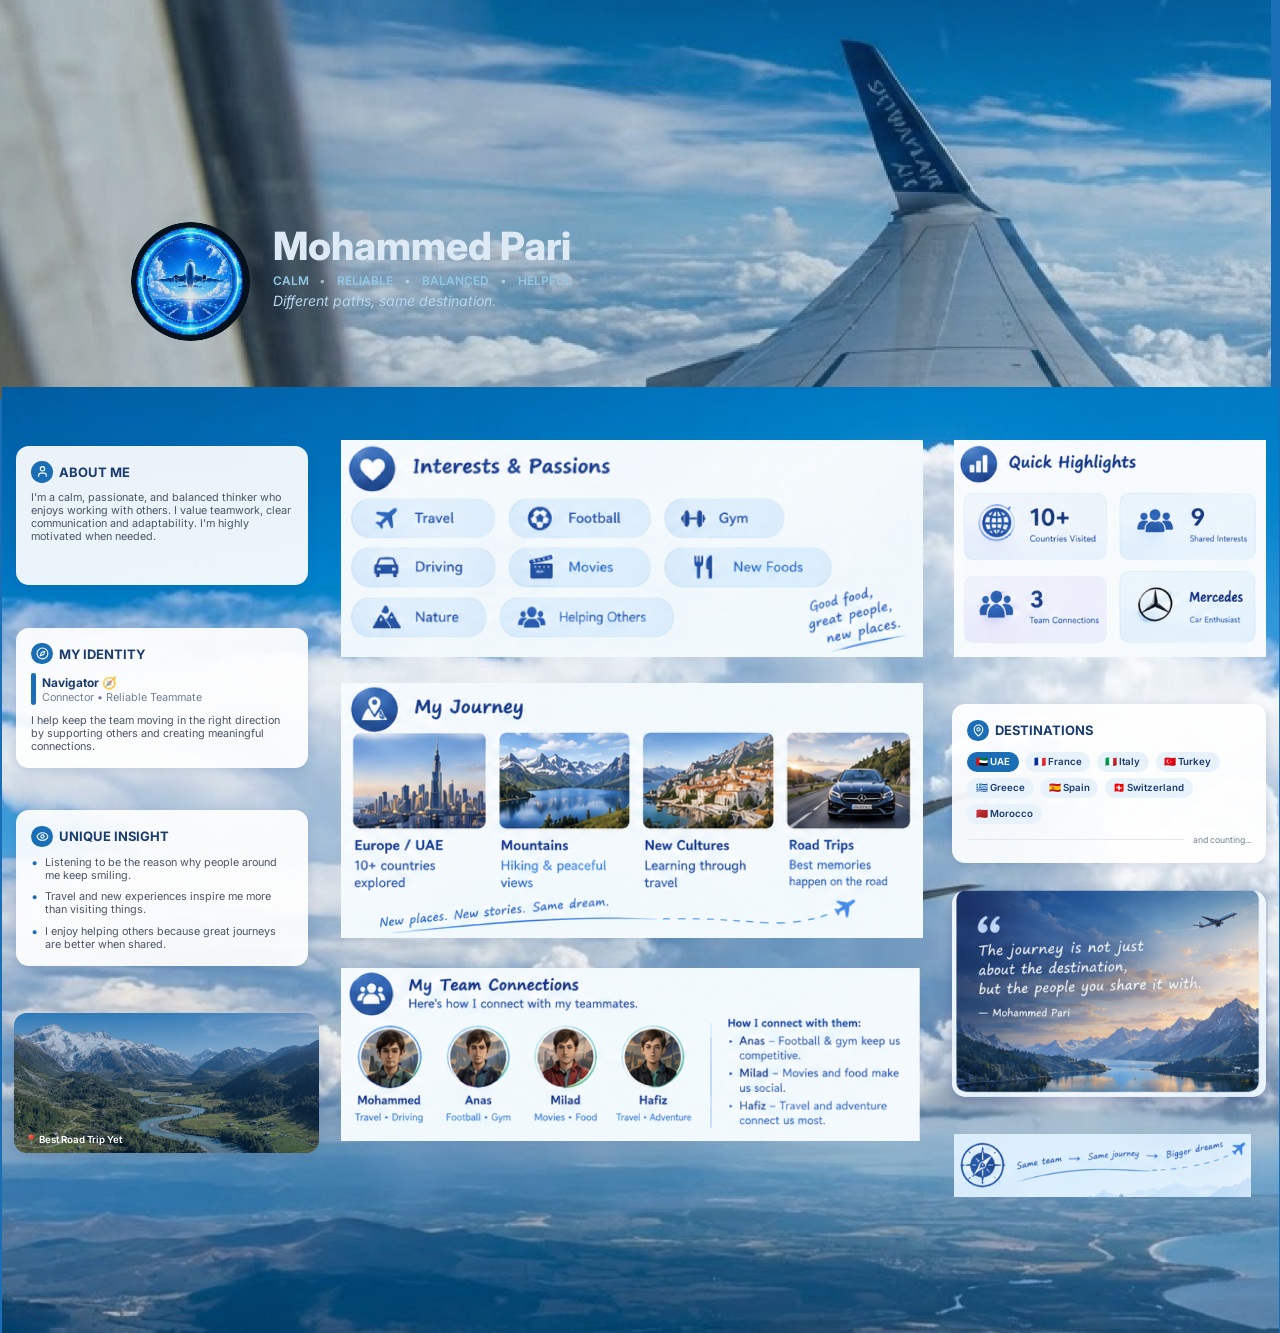
<file: mo/index.html>
<!DOCTYPE html>
<html lang="en">
<head>
<meta charset="utf-8">
<meta name="viewport" content="width=device-width, initial-scale=1">
<title>Mohammed Pari</title>
<link rel="preconnect" href="https://fonts.googleapis.com">
<link rel="preconnect" href="https://fonts.gstatic.com" crossorigin>
<link rel="stylesheet" href="https://fonts.googleapis.com/css2?family=Inter:ital,wght@0,400;0,600;0,700;0,800;1,400&display=swap">
<link rel="stylesheet" href="css/style.css">
</head>
<body>
<div class="canvas">

  <header class="header">
    <img class="emblem" src="images/emblem.png" alt="Airplane emblem">
    <div class="header-text">
      <h1>Mohammed Pari</h1>
      <div class="traits"><b>Calm</b><i>•</i><b>Reliable</b><i>•</i><b>Balanced</b><i>•</i><b>Helpful</b></div>
      <p class="tagline">Different paths, same destination.</p>
    </div>
  </header>

  <div class="sky"></div>

  <!-- Left column -->
  <section class="blk card" style="--x:15px;--y:412px;--w:270px;--h:129px">
    <h2 class="card-title"><span class="dot"><svg class="icon icon-user" viewBox="0 0 24 24" fill="none" stroke="currentColor" stroke-width="2" stroke-linecap="round" stroke-linejoin="round" aria-hidden="true"><path d="M19 21v-2a4 4 0 0 0-4-4H9a4 4 0 0 0-4 4v2" /> <circle cx="12" cy="7" r="4" /></svg></span>About Me</h2>
    <p class="text">I'm a calm, passionate, and balanced thinker who enjoys working with others. I value teamwork, clear communication and adaptability. I'm highly motivated when needed.</p>
  </section>

  <section class="blk card" style="--x:15px;--y:580px;--w:270px;--h:130px">
    <h2 class="card-title"><span class="dot"><svg class="icon icon-compass" viewBox="0 0 24 24" fill="none" stroke="currentColor" stroke-width="2" stroke-linecap="round" stroke-linejoin="round" aria-hidden="true"><circle cx="12" cy="12" r="10" /> <path d="m16.24 7.76-1.804 5.411a2 2 0 0 1-1.265 1.265L7.76 16.24l1.804-5.411a2 2 0 0 1 1.265-1.265z" /></svg></span>My Identity</h2>
    <div class="identity-role"><div><b>Navigator 🧭</b><span>Connector • Reliable Teammate</span></div></div>
    <p class="text">I help keep the team moving in the right direction by supporting others and creating meaningful connections.</p>
  </section>

  <section class="blk card" style="--x:15px;--y:749px;--w:270px;--h:144px">
    <h2 class="card-title"><span class="dot"><svg class="icon icon-eye" viewBox="0 0 24 24" fill="none" stroke="currentColor" stroke-width="2" stroke-linecap="round" stroke-linejoin="round" aria-hidden="true"><path d="M2.062 12.348a1 1 0 0 1 0-.696 10.75 10.75 0 0 1 19.876 0 1 1 0 0 1 0 .696 10.75 10.75 0 0 1-19.876 0" /> <circle cx="12" cy="12" r="3" /></svg></span>Unique Insight</h2>
    <ul class="bullets">
      <li>Listening to be the reason why people around me keep smiling.</li>
      <li>Travel and new experiences inspire me more than visiting things.</li>
      <li>I enjoy helping others because great journeys are better when shared.</li>
    </ul>
  </section>

  <div class="blk photo" style="--x:13px;--y:936px;--w:282px"><span>📍 Best Road Trip Yet</span></div>

  <!-- Center column -->
  <div class="blk pic" style="--x:315px;--y:407px;--w:538px">
    <img src="images/interests.png" alt="Interests &amp; Passions: Travel, Football, Gym, Driving, Movies, New Foods, Nature, Helping Others. Good food, great people, new places.">
  </div>

  <div class="blk pic" style="--x:315px;--y:631px;--w:538px">
    <img src="images/journey.png" alt="My Journey: Europe / UAE – 10+ countries explored; Mountains – hiking &amp; peaceful views; New Cultures – learning through travel; Road Trips – best memories happen on the road. New places. New stories. Same dream.">
  </div>

  <div class="blk pic" style="--x:315px;--y:895px;--w:535px">
    <img src="images/team.png" alt="My Team Connections: Mohammed (Travel • Driving), Anas (Football • Gym), Milad (Movies • Food), Hafiz (Travel • Adventure). Anas – football &amp; gym keep us competitive. Milad – movies and food make us social. Hafiz – travel and adventure connect us most.">
  </div>

  <!-- Right column -->
  <div class="blk pic" style="--x:882px;--y:407px;--w:288px">
    <img src="images/highlights.png" alt="Quick Highlights: 10+ countries visited, 9 shared interests, 3 team connections, Mercedes car enthusiast.">
  </div>

  <section class="blk card dest" style="--x:880px;--y:651px;--w:290px;--h:147px">
    <h2 class="card-title"><span class="dot"><svg class="icon icon-map-pin" viewBox="0 0 24 24" fill="none" stroke="currentColor" stroke-width="2" stroke-linecap="round" stroke-linejoin="round" aria-hidden="true"><path d="M20 10c0 4.993-5.539 10.193-7.399 11.799a1 1 0 0 1-1.202 0C9.539 20.193 4 14.993 4 10a8 8 0 0 1 16 0" /> <circle cx="12" cy="10" r="3" /></svg></span>Destinations</h2>
    <div class="flags">
      <span class="flag active">🇦🇪 UAE</span><span class="flag">🇫🇷 France</span><span class="flag">🇮🇹 Italy</span><span class="flag">🇹🇷 Turkey</span>
      <span class="flag">🇬🇷 Greece</span><span class="flag">🇪🇸 Spain</span><span class="flag">🇨🇭 Switzerland</span><span class="flag">🇲🇦 Morocco</span>
    </div>
    <p class="counting">and counting...</p>
  </section>

  <div class="blk pic quote" style="--x:868px;--y:815px;--w:304px">
    <img src="images/quote.png" alt="“The journey is not just about the destination, but the people you share it with.” — Mohammed Pari">
  </div>

  <div class="blk pic strip" style="--x:882px;--y:1048px;--w:274px">
    <img src="images/same-team.png" alt="Same team → Same journey → Bigger dreams">
  </div>
</div>
<script>
  // Scale the 1183px design to the window width on larger screens.
  (function () {
    function fit() {
      var w = document.documentElement.clientWidth;
      document.documentElement.style.setProperty('--k', w > 1183 ? (w / 1183).toFixed(4) : 1);
    }
    fit();
    addEventListener('resize', fit);
  })();
</script>
</body>
</html>
</file>
<file: style.css>
/* A Family of Buttons: home page (CPSC 581, Group Project 1) */
:root{
    --bg:#EDEFF3;
    --surface:#F8F9FB;
    --ink:#1F2229;
    --muted:#5F6573;
    --line:#C9CED8;
    --focus:#1F2229;
    --p1:#E9A23B; --p1-on:#2A1E06;
    --p2:#4C5BD4; --p2-on:#FFFFFF;
    --p3:#E0515E; --p3-on:#FFFFFF;
    --p4:#17A092; --p4-on:#FFFFFF;
    --shadow:rgba(20,24,33,.18);
    --display:"Bricolage Grotesque", "Avenir Next", "Segoe UI", system-ui, sans-serif;
    --body:"Figtree", "Segoe UI", system-ui, -apple-system, sans-serif;
    --hand:"Caveat", "Bradley Hand", "Comic Sans MS", cursive;
  }
  @media (prefers-color-scheme: dark){
    :root:not([data-theme="light"]){
      color-scheme:dark;
      --bg:#14161B; --surface:#1D2027; --ink:#E8EAEF; --muted:#9AA0AD; --line:#3A404C; --focus:#E8EAEF;
      --p1:#F2B452; --p2:#7483F0; --p3:#F06D78; --p4:#33C0B1;
      --shadow:rgba(0,0,0,.5);
    }
  }
  :root[data-theme="dark"]{
    color-scheme:dark;
    --bg:#14161B; --surface:#1D2027; --ink:#E8EAEF; --muted:#9AA0AD; --line:#3A404C; --focus:#E8EAEF;
    --p1:#F2B452; --p2:#7483F0; --p3:#F06D78; --p4:#33C0B1;
    --shadow:rgba(0,0,0,.5);
  }

  *{box-sizing:border-box}
  html,body{background:var(--bg)}
  body{
    color:var(--ink);
    font-family:var(--body);
    font-size:16px;
    line-height:1.5;
    padding-inline:20px;
    padding-block:32px 56px;
  }
  .wrap{max-width:1000px;margin-inline:auto;display:flex;flex-direction:column;gap:40px}

  /* ---------- header ---------- */
  header{display:flex;flex-direction:column;gap:6px;align-items:center;text-align:center}
  .eyebrow{font-size:12px;font-weight:600;letter-spacing:.12em;text-transform:uppercase;color:var(--muted);margin:0}
  h1{font-family:var(--display);font-weight:800;font-size:clamp(34px,6vw,56px);line-height:1;letter-spacing:-.02em;margin:0;text-wrap:balance}
  .lede{margin:6px 0 0;color:var(--muted);max-width:52ch;text-wrap:balance}

  /* ---------- comparison ---------- */
  .compare{
    --a:var(--line); --b:var(--line);
    display:grid;
    grid-template-columns:1fr minmax(270px,340px) 1fr;
    grid-template-areas:"a shared b" "a tray b";
    gap:24px 32px;
    align-items:start;
  }
  .side{grid-area:a;display:flex;flex-direction:column;gap:14px;align-items:flex-end;text-align:right;padding-top:4px}
  .side.b{grid-area:b;align-items:flex-start;text-align:left}
  .side-head{display:flex;align-items:center;gap:12px}
  .side.b .side-head{flex-direction:row-reverse}
  .side-name{font-family:var(--display);font-weight:800;font-size:clamp(36px,5vw,56px);line-height:1;letter-spacing:-.02em;margin:0}
  .side.a .side-name{color:var(--a)}
  .side.b .side-name{color:var(--b)}
  .side-name.empty{color:var(--line)!important}
  .arrow{width:72px;height:18px;flex:none;color:var(--muted)}
  .side-sub{margin:0;font-size:12px;font-weight:600;letter-spacing:.1em;text-transform:uppercase;color:var(--muted)}
  .traits{list-style:none;margin:0;padding:0;display:flex;flex-direction:column;gap:6px;font-size:18px}
  .traits li{display:flex;gap:10px;align-items:baseline}
  .side.a .traits li{flex-direction:row-reverse}
  .traits li::before{content:"–";color:var(--muted)}
  .hint-empty{margin:0;color:var(--muted);font-family:var(--hand);font-size:22px;line-height:1.2;max-width:14ch}

  .shared{grid-area:shared;display:flex;flex-direction:column;align-items:center;gap:12px;text-align:center}
  .shared-label{margin:0;font-size:12px;font-weight:600;letter-spacing:.12em;text-transform:uppercase;color:var(--muted)}
  .shared-list{list-style:none;margin:0;padding:0;display:flex;flex-direction:column;gap:4px;min-height:40px}
  .shared-list li{
    display:grid;grid-template-columns:10px auto 10px;align-items:center;gap:18px;
    font-family:var(--display);font-weight:700;font-size:26px;letter-spacing:-.01em;line-height:1.25;
    animation:rise .45s cubic-bezier(.2,.8,.2,1) backwards;
  }
  .shared-list li::before,.shared-list li::after{content:"";width:9px;height:9px;border-radius:50%;background:var(--a);justify-self:center}
  .shared-list li::after{background:var(--b)}
  .shared-none{font-family:var(--hand);font-size:24px;color:var(--muted);margin:0}
  @keyframes rise{from{opacity:0;transform:translateY(8px)}to{opacity:1;transform:none}}

  .overlap{width:100%;display:flex;flex-direction:column;gap:6px}
  .bar{display:flex;height:10px;border-radius:999px;overflow:hidden;background:var(--line)}
  .bar span{display:block;height:100%;transition:flex-basis .5s cubic-bezier(.2,.8,.2,1)}
  .bar .ba{background:var(--a)}
  .bar .bs{background:color-mix(in oklab,var(--a) 50%,var(--b))}
  .bar .bb{background:var(--b)}
  .overlap-text{margin:0;font-size:14px;color:var(--muted);font-variant-numeric:tabular-nums}
  .overlap-text strong{color:var(--ink);font-weight:600}

  /* tray = the drop box from the sketch */
  .tray{
    grid-area:tray;
    border:2px dashed var(--line);
    border-radius:28px;
    background:var(--surface);
    padding:24px 20px 18px;
    display:flex;flex-direction:column;gap:14px;align-items:center;
    transition:border-color .15s, box-shadow .15s, background-color .15s;
  }
  .tray.is-over{border-style:solid;border-color:var(--ink);box-shadow:0 0 0 6px color-mix(in oklab,var(--ink) 10%,transparent)}
  .slots{display:flex;gap:28px;justify-content:center}
  .slot{display:flex;flex-direction:column;align-items:center;gap:8px;position:relative}
  .slot-ring{
    width:104px;height:104px;border-radius:50%;
    border:2px dashed var(--line);
    display:grid;place-items:center;
    transition:border-color .15s, transform .15s;
  }
  .slot.is-over .slot-ring{border-color:var(--ink);border-style:solid;transform:scale(1.05)}
  .slot-name{font-family:var(--display);font-weight:700;font-size:20px;line-height:1;min-height:20px}
  .slot-name.empty{color:var(--muted);font-weight:500;font-size:15px}
  .remove{
    position:absolute;top:-4px;right:-4px;
    width:30px;height:30px;border-radius:50%;
    border:2px solid var(--bg);background:var(--ink);color:var(--bg);
    display:grid;place-items:center;cursor:pointer;padding:0;
    font:600 16px/1 var(--body);
  }
  .remove:focus-visible{outline:3px solid var(--focus);outline-offset:2px}
  .tray-actions{display:flex;gap:10px;align-items:center;justify-content:center;flex-wrap:wrap}
  .tray-note{margin:0;font-family:var(--hand);font-size:21px;color:var(--muted);line-height:1.1}
  .clear{
    border:1.5px solid var(--line);background:transparent;color:var(--ink);
    border-radius:999px;padding:6px 14px;font:500 14px/1 var(--body);cursor:pointer;
  }
  .clear:hover{border-color:var(--ink)}
  .clear:focus-visible{outline:3px solid var(--focus);outline-offset:2px}

  /* ---------- the buttons ---------- */
  .family{display:flex;flex-direction:column;align-items:center;gap:6px}
  .row{
    list-style:none;margin:0;padding:0;width:100%;max-width:640px;
    display:grid;grid-template-columns:repeat(4,1fr);gap:12px;
  }
  .person{display:flex;flex-direction:column;align-items:center;gap:10px}
  .pbtn{
    --size:clamp(66px,18vw,112px);
    width:var(--size);height:var(--size);border-radius:50%;
    background:var(--c);color:var(--on);
    display:grid;place-items:center;position:relative;
    box-shadow:0 6px 0 color-mix(in oklab,var(--c) 62%,black), 0 14px 22px -8px var(--shadow);
    touch-action:none;user-select:none;-webkit-user-select:none;-webkit-user-drag:none;
    cursor:grab;text-decoration:none;
    transition:transform .12s, box-shadow .12s, opacity .2s;
  }
  .pbtn::after{ /* stitched rim, like a real sewn button */
    content:"";position:absolute;inset:7%;border-radius:50%;
    border:2px solid color-mix(in oklab,var(--on) 28%,transparent);
    pointer-events:none;
  }
  .pbtn svg{width:58%;height:58%;pointer-events:none}
  .pbtn:hover{transform:translateY(-2px);box-shadow:0 8px 0 color-mix(in oklab,var(--c) 62%,black), 0 18px 26px -8px var(--shadow)}
  .pbtn:active{transform:translateY(5px);box-shadow:0 1px 0 color-mix(in oklab,var(--c) 62%,black), 0 6px 10px -6px var(--shadow)}
  .pbtn:focus-visible{outline:3px solid var(--focus);outline-offset:6px}
  .pbtn.is-placed{opacity:.38}
  .pbtn.is-lifted{opacity:.15}
  .plabel{font-family:var(--display);font-weight:700;font-size:clamp(18px,3.4vw,24px);line-height:1}

  .slot .pbtn{--size:86px;box-shadow:0 4px 0 color-mix(in oklab,var(--c) 62%,black)}

  .bracket{width:100%;max-width:640px;height:36px;color:var(--muted);display:block}
  .bracket-arrow{width:16px;height:22px;color:var(--muted);margin-top:-6px}
  .sites{margin:0;font-family:var(--hand);font-size:26px;color:var(--muted);line-height:1}
  .kbd-hint{margin:6px 0 0;font-size:13px;color:var(--muted);text-align:center}
  .placeholder-note{margin:0;font-size:13px;color:var(--muted);text-align:center}

  /* drag ghost */
  .ghost{position:fixed;left:0;top:0;z-index:50;pointer-events:none;will-change:transform}
  .ghost .pbtn{transform:scale(1.08) rotate(-4deg);box-shadow:0 22px 30px -10px var(--shadow);cursor:grabbing}

  /* toast */
  .toast{
    position:fixed;left:50%;bottom:calc(20px + env(safe-area-inset-bottom,0px));transform:translateX(-50%);
    z-index:60;max-width:min(92vw,440px);
    background:var(--ink);color:var(--bg);
    padding:12px 18px;border-radius:14px;font-size:15px;line-height:1.35;
    box-shadow:0 10px 30px -10px var(--shadow);
  }

  .sr{position:absolute;width:1px;height:1px;overflow:hidden;clip:rect(0 0 0 0);white-space:nowrap}

  @media (max-width:760px){
    .compare{grid-template-columns:1fr 1fr;grid-template-areas:"tray tray" "shared shared" "a b";gap:28px 16px}
    .side,.side.b{align-items:flex-start;text-align:left}
    .side.a .side-head,.side.b .side-head{flex-direction:row}
    .side.a .traits li{flex-direction:row}
    .arrow{display:none}
    .traits{font-size:16px}
    .slots{gap:20px}
    .slot-ring{width:92px;height:92px}
    .slot .pbtn{--size:76px}
  }
  @media (prefers-reduced-motion:reduce){
    *{animation:none!important;transition:none!important}
  }
</file>
<file: hafiz/css/style.css>
/* Hafiz – Explorer's Page | converted from Figma */

*, *::before, *::after { box-sizing: border-box; margin: 0; padding: 0; }
body {
  background: #f5f0e8;
  color: #374151;
  font-family: Inter, system-ui, -apple-system, "Segoe UI", sans-serif;
  -webkit-font-smoothing: antialiased;
}
img, svg { display: block; }
ul { list-style: none; }
.icon { width: var(--s, 22px); height: var(--s, 22px); flex-shrink: 0; }

.page { max-width: 1472px; margin: 0 auto; background: #f5f0e8; overflow: hidden; }

/* ---------- Hero ---------- */
.hero {
  position: relative; height: 280px;
  background: url(../images/hero.jpg) center / cover no-repeat;
  display: flex; flex-direction: column; align-items: center; justify-content: flex-end;
  padding-bottom: 30px; text-align: center;
}
.hero::before { content: ""; position: absolute; inset: 0; background: rgba(26, 46, 26, 0.55); }
.hero > * { position: relative; }
.hero-avatar { position: absolute; top: 40px; left: 50%; transform: translateX(-50%); width: 120px; height: 120px; border-radius: 50%; }
.hero h1 { font: 700 40px/normal Platypi, Georgia, serif; color: #fff; letter-spacing: 0.5px; }
.hero p { margin-top: 6px; font-size: 16px; color: #f0d9a0; letter-spacing: 2px; text-transform: uppercase; }

/* ---------- Body ---------- */
.content {
  background: url(../images/mountain-bg.jpg) center top / cover no-repeat;
  min-height: 1390px;
  padding: 20px 40px 60px;
}
.columns { display: flex; gap: 24px; justify-content: center; align-items: flex-start; }
.col { display: flex; flex-direction: column; gap: 20px; flex-shrink: 0; }
.col-left { width: 440px; }
.col-center { width: 488px; }
.col-right { width: 420px; }

/* ---------- Card ---------- */
.card { border-radius: 16px; overflow: hidden; box-shadow: 0 4px 8px rgba(0, 0, 0, 0.13); background: #fffdf5; }
.card-head { display: flex; align-items: center; gap: 10px; padding: 12px 20px; background: var(--head); color: var(--head-accent); }
.card-head h2 { font: 700 18px/normal Outfit, system-ui, sans-serif; color: #fff; white-space: nowrap; }
.card-head span { font-size: 13px; color: var(--head-accent); white-space: nowrap; min-width: 0; overflow: hidden; text-overflow: ellipsis; }
.card-body { padding: 20px; display: flex; flex-direction: column; }

/* Rows with a round icon */
.row { display: flex; gap: 12px; align-items: center; }
.bubble { width: 40px; height: 40px; border-radius: 50%; display: grid; place-items: center; flex-shrink: 0; background: var(--bubble); color: var(--ink); }
.row h3 { font-size: 14px; font-weight: 600; color: var(--ink); }
.row p { margin-top: 2px; font-size: 13px; color: #5a6352; }

.about { --head: #2d5016; --head-accent: #a8d56b; --bubble: #e8f5d0; --ink: #2d5016; }
.about .card-body { gap: 14px; }

.journey { --head: #5c3d11; --head-accent: #f0c060; --bubble: #fef3dc; --ink: #5c3d11; }
.journey .card-body { gap: 16px; }
.journey .row { gap: 14px; align-items: flex-start; }
.journey .bubble, .insight .bubble { width: 36px; height: 36px; }

/* Team */
.team { --head: #b45309; --head-accent: #fde68a; }
.team .card-body { gap: 16px; }
.members { display: flex; justify-content: space-between; align-items: center; }
.member { width: 100px; display: flex; flex-direction: column; align-items: center; gap: 4px; text-align: center; }
.member img { width: 56px; height: 56px; border-radius: 50%; }
.member b { font-size: 12px; font-weight: 600; color: #374151; }
.member small { font-size: 11px; color: #9ca3af; }
.member.me { width: auto; gap: 6px; }
.member.me img { width: 72px; height: 72px; }
.member.me b { font: 700 14px/normal Outfit, system-ui, sans-serif; color: #2d5016; }
.connections { background: #fffbeb; border: 1px solid #fde68a; border-radius: 12px; padding: 12px 16px; }
.connections > h3 { font-size: 13px; font-weight: 700; color: #92400e; margin-bottom: 10px; }
.conn-grid { display: grid; grid-template-columns: 1fr 1fr; gap: 10px 12px; }
.conn-grid h4 { font-size: 12px; font-weight: 700; color: #92400e; margin-bottom: 6px; }
.conn-grid ul { display: flex; flex-direction: column; gap: 4px; }
.conn-grid li { display: flex; gap: 8px; align-items: flex-start; font-size: 13px; color: #5a6352; }
.conn-grid li::before { content: ""; width: 6px; height: 6px; border-radius: 50%; background: #b45309; flex-shrink: 0; }

/* Interests */
.interests { --head: #4a1e6b; --head-accent: #d8b4fe; }
.interests .card-head { padding: 14px 20px; }
.group { padding: 16px 0; border-top: 1px solid #ebebeb; }
.group:first-child { padding-top: 0; border-top: 0; }
.group:last-child { padding-bottom: 0; }
.group-label { display: flex; align-items: center; gap: 8px; font-size: 10px; font-weight: 700; letter-spacing: 1.8px; text-transform: uppercase; color: var(--c); }
.group-label::before { content: ""; width: 10px; height: 10px; border-radius: 50%; background: var(--c); }
.chips { display: flex; flex-wrap: wrap; gap: 8px; margin-top: 10px; }
.chip { display: inline-flex; align-items: center; gap: 7px; padding: 7px 13px; border-radius: 20px; font-size: 13px; font-weight: 500; background: var(--bg); color: var(--fg); white-space: nowrap; }
.chip .icon { --s: 15px; }
.g-adventure { --c: #2d7d46; --bg: #e8f5d0; --fg: #2d5016; }
.g-sports    { --c: #1d6a96; --bg: #e0f2fe; --fg: #0c4a6e; }
.g-arts      { --c: #6b21a8; --bg: #f3e8ff; --fg: #4a1e6b; }
.g-people    { --c: #b45309; --bg: #fef3dc; --fg: #5c3d11; }
.g-food      { --c: #9b1c1c; --bg: #fff0f0; --fg: #9b1c1c; }
.g-work      { --c: #0c4a6e; --bg: #e0f2fe; --fg: #0c4a6e; }
.g-fun       { --c: #9f1239; --bg: #fff1f2; --fg: #9f1239; }
.g-not       { --c: #6b7280; --bg: #f3f4f6; --fg: #4b5563; }

/* Insight */
.insight { --head: #1a3a5c; --head-accent: #7dd3fc; --bubble: #dbeafe; --ink: #1a3a5c; }
.insight .card-body { gap: 14px; }
.insight .row p { margin: 0; font-size: 13px; color: #374151; }

/* Summary */
.summary { --head: #2d5016; --head-accent: #a8d56b; }
.summary .card-body { gap: 16px; }
.summary .card-body > p { font-size: 14px; line-height: 22px; color: #374151; }
.tagline { display: flex; align-items: center; gap: 10px; padding: 12px 16px; border-radius: 10px; background: #e8f5d0; color: #2d5016; font-size: 13px; font-weight: 600; }

/* Stats */
.stats { --head: #1a3a5c; --head-accent: #7dd3fc; }
.stat-grid { display: grid; grid-template-columns: repeat(3, minmax(0, 1fr)); gap: 12px; }
.stat { display: flex; flex-direction: column; align-items: center; gap: 4px; padding: 16px 12px; border-radius: 12px; background: var(--bg); text-align: center; }
.stat b { font: 700 28px/normal Outfit, system-ui, sans-serif; color: var(--fg); }
.stat span { font-size: 12px; color: #6b7280; white-space: nowrap; }
.stat.wide { grid-column: 1 / -1; }

/* Photo */
.photo { position: relative; height: 220px; background: url(../images/summit.jpg) center / cover no-repeat; }
.photo::before { content: ""; position: absolute; inset: 0; background: rgba(0, 0, 0, 0.35); }
.photo blockquote { position: absolute; left: 20px; right: 20px; bottom: 20px; font: 700 20px/normal Platypi, Georgia, serif; color: #fff; }

/* ---------- Smaller screens ---------- */
@media (max-width: 1440px) {
  .columns { flex-wrap: wrap; }
}
@media (max-width: 760px) {
  .content { padding: 20px 16px 40px; }
  .col, .col-left, .col-center, .col-right { width: 100%; }
  .hero h1 { font-size: 30px; }
  .hero p { font-size: 12px; letter-spacing: 1.2px; padding: 0 16px; }
  .card-head { flex-wrap: wrap; }
  .members { flex-wrap: wrap; justify-content: center; gap: 8px; }
  .conn-grid { grid-template-columns: 1fr; }
  .stat span { white-space: normal; }
}
</file>
<file: milad/style.css>
/* Milad's page (CPSC 581, Group Project 1)
   The layout is a fixed 2400 x 2000 design, the same size as the Figma frame.
   script.js scales it to fit the window, so it looks the same on any screen. */

:root {
  --navy: #12204A;
  --ink: #3A4560;
  --hint: #7A869C;
  --muted: #8A97B0;
  --track: #DDE3EE;
  --placeholder: #C9D2E1;
  --gold: linear-gradient(135deg, #FFD866 0%, #FFC53D 60%, #F29A1B 100%);
  --card-bg: linear-gradient(180deg, rgba(255, 255, 255, .97), rgba(238, 243, 248, .93));
  --font: "Inter", "SF Pro Display", -apple-system, BlinkMacSystemFont, "Segoe UI", Helvetica, Arial, sans-serif;
}

* { box-sizing: border-box; }
html, body { margin: 0; }
body {
  background: #0C3B45;
  color: var(--navy);
  font-family: var(--font);
  -webkit-font-smoothing: antialiased;
  overflow-x: hidden;
}
.sr-only {
  position: absolute !important; width: 1px; height: 1px; overflow: hidden;
  clip: rect(0 0 0 0); white-space: nowrap;
}

/* ---------- stage ---------- */
.stage-wrap { position: relative; width: 100%; overflow: hidden; }
.stage { position: relative; width: 2400px; height: 2000px; transform-origin: 0 0; }
.scene, .props { position: absolute; left: 0; top: 0; width: 2400px; height: 2000px; display: block; }
.scene { z-index: 0; }
.props { z-index: 2; pointer-events: none; }
svg text { font-family: var(--font); }

/* ---------- cards: shared ---------- */
.card {
  position: absolute;
  z-index: 1;
  border-radius: 30px;
  background: var(--card-bg);
  box-shadow: inset 0 0 0 1.5px #fff;
  animation: rise .8s cubic-bezier(.2, .8, .2, 1) backwards;
  animation-delay: var(--d, 0s);
  transition: translate .35s ease, box-shadow .35s ease;
}
.card:hover {
  translate: 0 -6px;
  box-shadow: inset 0 0 0 1.5px #fff, 0 20px 36px rgba(4, 33, 15, .34);
}
.card > * { position: absolute; margin: 0; }
.card h2 {
  left: 30px; top: 27.1px;
  font: 700 30px/36px var(--font);
  color: var(--navy);
  white-space: nowrap;
}
.card ul { list-style: none; padding: 0; }

/* ---------- About me ---------- */
.about { left: 297px; top: 340px; width: 638px; height: 433px; --d: .05s; }
.about .badge {
  left: 196px; top: 26px; width: 76px; height: 40px; border-radius: 20px;
  background: var(--gold);
  font: 800 22px/40px var(--font); text-align: center;
}
.about .name { left: 30px; top: 85.6px; font: 800 34px/40px var(--font); }
.about .tagline { left: 30px; top: 131.8px; font: 600 17px/20px var(--font); color: var(--muted); white-space: nowrap; }
.about .bio { left: 30px; top: 170.2px; width: 590px; font: 500 20px/29px var(--font); color: var(--ink); }

/* ---------- Player card ---------- */
.player { left: 297px; top: 825px; width: 540px; height: 638px; --d: .26s; }
.player .rating {
  left: 30px; top: 84px; width: 150px; height: 176px; border-radius: 22px;
  background: var(--gold); text-align: center;
}
.rating span { position: absolute; left: 0; right: 0; }
.rating .ovr { top: 25.8px; font: 800 72px/72px var(--font); }
.rating .pos { top: 105.5px; font: 700 26px/30px var(--font); }
.rating .lbl { top: 143.5px; font: 600 15px/18px var(--font); opacity: .7; }
.player .notes { left: 206px; top: 93.8px; font: 500 17px/36px var(--font); color: var(--hint); white-space: nowrap; }
.notes b { font-weight: 700; color: var(--navy); }
.player .stats { left: 30px; top: 283px; width: 480px; }
.stats li { position: relative; height: 54px; }
.stats li > span { position: absolute; }
.stats .ab { left: 0; top: 7.0px; font: 800 22px/30px var(--font); }
.stats .nm { left: 62px; top: 8.5px; font: 500 18px/30px var(--font); color: var(--hint); }
.stats .bar { left: 180px; top: 18px; width: 220px; height: 12px; border-radius: 6px; background: var(--track); overflow: hidden; }
.stats .bar i {
  display: block; height: 100%; border-radius: 6px;
  width: calc(var(--v) / 99 * 100%);
  background: var(--c);
  animation: grow 1.1s cubic-bezier(.2, .8, .2, 1) .7s backwards;
}
.stats .val { right: 0; top: 8.0px; font: 800 22px/30px var(--font); }

/* ---------- Facts about me ---------- */
.facts { left: 975px; top: 340px; width: 615px; height: 380px; --d: .12s; }
.facts .tiles { left: 30px; top: 84px; width: 555px; height: 266px; display: flex; gap: 16px; }
.tiles li { position: relative; flex: 1; border-radius: 24px; background: var(--bg); text-align: center; }
.tiles .t-lang { --bg: #E3E9FA; --acc: #2B4AA8; }
.tiles .t-guitar { --bg: #FFF1D1; --acc: #B36B00; }
.tiles .t-cars { --bg: #E3F6EA; --acc: #157A43; }
.tiles li > * { position: absolute; }
.tiles .top { left: 0; right: 0; top: 24.2px; font: 600 16px/20px var(--font); color: var(--acc); }
.tiles .word { left: 0; right: 0; top: 214.3px; font: 800 24px/30px var(--font); }
.tiles svg { left: 0; top: 0; width: 100%; height: 100%; transition: transform .4s cubic-bezier(.3, 1.6, .5, 1); }
.tiles li:hover svg { transform: rotate(-6deg) scale(1.06); }
.tiles .six { left: 0; right: 0; top: 66.0px; font: 800 132px/132px var(--font); color: #000; }
.tiles .hi {
  left: 113.2px; top: 52px; width: 56px; height: 38px; border-radius: 15px;
  background: #fff; font: 800 18px/38px var(--font); color: #2B4AA8;
  transition: transform .3s cubic-bezier(.3, 1.6, .5, 1);
}
.tiles .hi::before {
  content: ""; position: absolute; left: 2px; top: 34px; width: 18px; height: 12px;
  background: #fff; clip-path: polygon(8px 0, 0 12px, 18px 2px);
}
.t-lang:hover .hi { transform: translateY(-6px) rotate(-6deg); }

/* ---------- Matchday heart rate ---------- */
.heart {
  left: 975px; top: 760px; width: 615px; height: 763px; --d: .33s;
  background: linear-gradient(180deg, #15255A, #0A1333);
  box-shadow: inset 0 0 0 1.5px rgba(255, 255, 255, .12);
  color: #fff;
}
.heart:hover { box-shadow: inset 0 0 0 1.5px rgba(255, 255, 255, .12), 0 20px 36px rgba(4, 33, 15, .34); }
.heart .icon { left: 30px; top: 30px; width: 32px; height: 29px; overflow: visible; animation: beat 1.2s ease-in-out infinite; transform-origin: 50% 60%; }
.heart h2 { left: 76px; color: #fff; }
.heart .sub { left: 30px; top: 76.5px; font: 500 18px/22px var(--font); color: #8C9BC4; }
.heart .score {
  left: 473px; top: 28px; width: 112px; height: 38px; border-radius: 19px;
  background: rgba(255, 255, 255, .08); box-shadow: inset 0 0 0 1.5px rgba(255, 255, 255, .18);
  font: 800 17px/38px var(--font); text-align: center;
}
.heart .stat { top: 135.5px; }
.heart .peak { left: 30px; }
.heart .avg { left: 300px; }
.heart .normal { left: 455px; }
.stat .k { display: block; font: 600 15px/18px var(--font); color: #8C9BC4; white-space: nowrap; }
.stat .v { position: absolute; left: 0; display: flex; align-items: baseline; white-space: nowrap; }
.stat .v b { font-weight: 800; }
.stat .v small { font-weight: 700; color: #8C9BC4; }
.peak .v { top: 20.3px; gap: 7px; }
.peak .v b { font-size: 72px; line-height: 72px; }
.peak .v small { font-size: 20px; line-height: 24px; }
.avg .v, .normal .v { top: 50.1px; gap: 4px; }
.avg .v b, .normal .v b { font-size: 34px; line-height: 40px; }
.avg .v small, .normal .v small { font-size: 15px; line-height: 18px; }
.heart .chart { left: 0; top: 0; width: 615px; height: 763px; overflow: visible; pointer-events: none; }
.chart .draw { stroke-dasharray: 1; animation: draw 2.4s cubic-bezier(.45, 0, .2, 1) .6s backwards; }
.chart .area { animation: fade .8s ease 2.4s backwards; }
.chart .event { animation: fade .5s ease backwards; }
.chart .event:nth-of-type(1) { animation-delay: 1.3s; }
.chart .event:nth-of-type(2) { animation-delay: 1.8s; }
.chart .event:nth-of-type(3) { animation-delay: 2.7s; }
.chart .mk { pointer-events: auto; cursor: default; transform-box: fill-box; transform-origin: center; transition: transform .2s ease; }
.chart .mk:hover { transform: scale(1.35); }
.heart .foot { left: 30px; top: 715.2px; font: 500 16px/20px var(--font); color: #8C9BC4; white-space: nowrap; }

/* ---------- Interests ---------- */
.interests { left: 1628px; top: 322px; width: 408px; height: 830px; --d: .19s; }
.interests .shared { right: 30px; top: 39.5px; font: 600 15px/18px var(--font); color: var(--muted); }
.interests .chips { left: 26px; top: 86px; width: 356px; display: grid; gap: 12px; }
.chips li {
  position: relative; height: 48px; border-radius: 24px; padding-left: 48px;
  background: var(--bg); color: var(--fg);
  font: 600 20px/48px var(--font);
  transition: translate .25s ease;
}
.chips li:hover { translate: 6px 0; }
.chips li::before { content: ""; position: absolute; left: 15px; top: 13px; width: 22px; height: 22px; border-radius: 50%; background: var(--fg); }
.chips li:nth-child(4n+1) { --fg: #1E9C58; --bg: #E3F6EA; }
.chips li:nth-child(4n+2) { --fg: #B36B00; --bg: #FFF1D1; }
.chips li:nth-child(4n+3) { --fg: #2B4AA8; --bg: #E3E9FA; }
.chips li:nth-child(4n+4) { --fg: #3E7F10; --bg: #EEFAD4; }
.chips .who { position: absolute; right: 20px; top: 0; font: 600 16px/48px var(--font); color: var(--muted); }
.chips .only { font-weight: 800; color: #F29A1B; }

/* ---------- What I value ---------- */
.values { left: 1628px; top: 1199px; width: 539px; height: 330px; --d: .40s; }
.values ul { left: 0; top: 75px; width: 100%; }
.values li { position: relative; height: 72px; padding-left: 64px; }
.values li::before { content: ""; position: absolute; left: 31px; top: 7px; width: 22px; height: 22px; border-radius: 50%; background: var(--c); }
.values strong { display: block; padding-top: 4.4px; font: 700 21px/26px var(--font); }
.values li span { display: block; margin-top: 4.4px; font: 500 17px/22px var(--font); color: var(--hint); }

/* ---------- My team connections ---------- */
.team { left: 760px; top: 1563px; width: 920px; height: 400px; --d: .47s; }
.team .web { left: 0; top: 0; width: 400px; height: 400px; overflow: visible; pointer-events: none; }
.web .mate { pointer-events: auto; }
.web .mate[href] { cursor: pointer; }
.web .node { transform-box: fill-box; transform-origin: center; transition: transform .3s cubic-bezier(.3, 1.6, .5, 1); }
.web .mate.is-on .node { transform: scale(1.15); }
.web .mate:focus-visible { outline: none; }
.web .mate:focus-visible .node { transform: scale(1.15); filter: drop-shadow(0 0 6px #fff); }
.team .links { left: 420px; top: 112px; right: 30px; }
.links li { position: relative; display: grid; grid-template-columns: 40px 40px 1fr; align-items: start; min-height: 76px; }
.links li::before {
  content: ""; position: absolute; inset: -10px -14px 14px -14px; border-radius: 16px;
  background: color-mix(in srgb, var(--c) 14%, transparent);
  opacity: 0; transition: opacity .25s ease; z-index: -1;
}
.links li.is-on::before { opacity: 1; }
.links .dot { width: 26px; height: 26px; margin-top: 1px; border-radius: 50%; background: var(--c); }
.links .who { font: 800 22px/28px var(--font); }
.links .line { width: var(--len); height: 11px; margin-top: 9px; border-radius: 5.5px; background: var(--placeholder); }
.links p { margin: 0; font: 500 18px/26px var(--font); color: var(--ink); }

/* ---------- props ---------- */
.prop {
  pointer-events: visiblePainted;
  transform-box: fill-box; transform-origin: 50% 50%;
  animation: pop .9s cubic-bezier(.3, 1.4, .5, 1) backwards;
  transition: transform .5s cubic-bezier(.3, 1.6, .5, 1);
}
.prop-gloves { animation-delay: .55s; }
.prop-ball { animation-delay: .65s; }
.prop-scarf { animation-delay: .75s; }
.prop-jersey { animation-delay: .85s; transform-origin: 50% 0; }
.prop-net { animation-delay: .95s; }
.prop-boot { animation-delay: 1.05s; }
.prop-gloves:hover { transform: scale(1.06) rotate(-3deg); }
.prop-ball:hover { transform: rotate(60deg); }
.prop-scarf:hover { transform: rotate(4deg); }
.prop-jersey:hover { transform: rotate(-7deg); }
.prop-net:hover { transform: scale(1.04) rotate(2deg); }
.prop-boot:hover { transform: rotate(-10deg) translate(-14px, -10px); }

/* ---------- motion ---------- */
@keyframes rise { from { opacity: 0; transform: translateY(28px); } }
@keyframes pop { from { opacity: 0; transform: scale(.6); } }
@keyframes grow { from { width: 0; } }
@keyframes draw { from { stroke-dashoffset: 1; } to { stroke-dashoffset: 0; } }
@keyframes fade { from { opacity: 0; } }
@keyframes beat { 0%, 60%, 100% { transform: scale(1); } 15% { transform: scale(1.18); } 30% { transform: scale(1.04); } 45% { transform: scale(1.14); } }

@media (prefers-reduced-motion: reduce) {
  *, *::before, *::after { animation: none !important; transition: none !important; }
}
</file>
<file: mo/css/style.css>
/* Mohammed Pari | converted from Figma (Mohammeds page) */

*, *::before, *::after { box-sizing: border-box; margin: 0; padding: 0; }
html { overflow-x: hidden; }
body {
  background: #1a6eb5;
  color: #4a5568;
  font-family: Inter, system-ui, -apple-system, "Segoe UI", sans-serif;
  -webkit-font-smoothing: antialiased;
}
img, svg { display: block; }
ul { list-style: none; }
.icon { width: var(--s, 12px); height: var(--s, 12px); flex-shrink: 0; }

/* ---------- Canvas: every block sits at its exact Figma position (1183 x 1232) ---------- */
.canvas { position: relative; width: 1183px; height: 1232px; margin: 0 auto; overflow: hidden; background: #1a6eb5; }
/* Wider than the design: scale the whole canvas up so it fills the window */
@media (min-width: 1184px) { .canvas { zoom: var(--k, 1); } }
.blk { position: absolute; left: var(--x); top: var(--y); width: var(--w); }

/* ---------- Header (the whole header group is 85% opaque in Figma) ---------- */
.header { position: absolute; left: 0; top: 0; width: 1175px; height: 369px; opacity: 0.85; background: url(../images/header.jpg) center / cover no-repeat; }
.emblem { position: absolute; left: 121px; top: 205px; width: 110px; height: 110px; border-radius: 50%; }
.header-text { position: absolute; left: 252px; top: 205px; display: flex; flex-direction: column; gap: 4px; white-space: nowrap; }
.header-text h1 { font-size: 36px; font-weight: 800; color: #fff; }
.traits { display: flex; gap: 10px; align-items: center; font-size: 11px; }
.traits b { font-weight: 600; color: #a8d8f0; text-transform: uppercase; }
.traits i { font-style: normal; color: #fff; opacity: 0.6; }
.tagline { font-size: 13px; font-style: italic; color: #d0eaf8; }

.sky { position: absolute; left: 2px; top: 358px; width: 1180px; height: 874px; background: url(../images/sky.jpg) center top / cover no-repeat; }

/* ---------- Cards ---------- */
.card { height: var(--h); background: rgba(255, 255, 255, 0.92); border-radius: 12px; box-shadow: 0 3px 10px rgba(0, 51, 128, 0.15); padding: 14px; display: flex; flex-direction: column; gap: 8px; overflow: hidden; }
.card-title { display: flex; align-items: center; gap: 6px; font-size: 12px; font-weight: 700; color: #1a3c6e; text-transform: uppercase; white-space: nowrap; }
.card-title .dot { width: 20px; height: 20px; border-radius: 50%; background: #1a6eb5; color: #fff; display: grid; place-items: center; flex-shrink: 0; }
.card p.text { font-size: 10px; color: #4a5568; }

.identity-role { display: flex; align-items: center; gap: 6px; }
.identity-role::before { content: ""; width: 4px; height: 30px; border-radius: 2px; background: #1a6eb5; flex-shrink: 0; }
.identity-role b { display: block; font-size: 11px; font-weight: 700; color: #1a3c6e; }
.identity-role span { display: block; margin-top: 1px; font-size: 10px; color: #718096; }

.bullets { display: flex; flex-direction: column; gap: 8px; }
.bullets li { display: flex; gap: 6px; align-items: flex-start; font-size: 10px; color: #4a5568; }
.bullets li::before { content: "•"; font-size: 12px; line-height: 1; color: #1a6eb5; }

.photo { position: relative; height: 130px; border-radius: 12px; overflow: hidden; background: url(../images/road-trip.jpg) center / cover no-repeat; box-shadow: 0 3px 10px rgba(0, 51, 128, 0.15); }
.photo::before { content: ""; position: absolute; inset: 0; background: rgba(10, 61, 122, 0.3); }
.photo span { position: absolute; left: 10px; bottom: 8px; font-size: 9px; font-weight: 600; color: #fff; }

/* Destinations */
.card.dest { gap: 10px; }
.flags { display: flex; flex-wrap: wrap; gap: 6px; }
.flag { padding: 4px 8px; border-radius: 12px; background: #e8f2fb; color: #1a3c6e; font-size: 9px; font-weight: 600; white-space: nowrap; }
.flag.active { background: #1a6eb5; color: #fff; }
.counting { display: flex; align-items: center; gap: 8px; font-size: 8px; color: #718096; }
.counting::before { content: ""; flex: 1; height: 1px; background: #e2e8f0; }

/* Sections that are pictures in the Figma file (exported at 2x so they stay sharp) */
.pic img { width: 100%; height: auto; }

/* ---------- Smaller screens: stack everything ---------- */
@media (max-width: 1182px) {
  .canvas { width: 100%; max-width: 600px; height: auto; padding: 0 16px 32px; overflow: visible; display: flex; flex-direction: column; gap: 16px; background: url(../images/sky.jpg) center top / cover no-repeat, #1a6eb5; }
  .sky { display: none; }
  .blk { position: static; width: auto; }
  .card { height: auto; }
  .blk.photo { position: relative; left: auto; top: auto; }
  .header { position: relative; width: auto; height: auto; margin: 0 -16px; padding: 40px 16px; opacity: 1; display: flex; flex-direction: column; align-items: center; gap: 16px; text-align: center; }
  .emblem, .header-text { position: relative; left: auto; top: auto; }
  .header-text { align-items: center; white-space: normal; text-shadow: 0 1px 8px rgba(0, 30, 70, 0.7); }
  .header-text h1 { font-size: 30px; }
  .traits { flex-wrap: wrap; justify-content: center; }
  .pic { border-radius: 12px; overflow: hidden; }
  .pic.quote, .pic.strip { max-width: 304px; align-self: center; border-radius: 0; }
}
</file>
